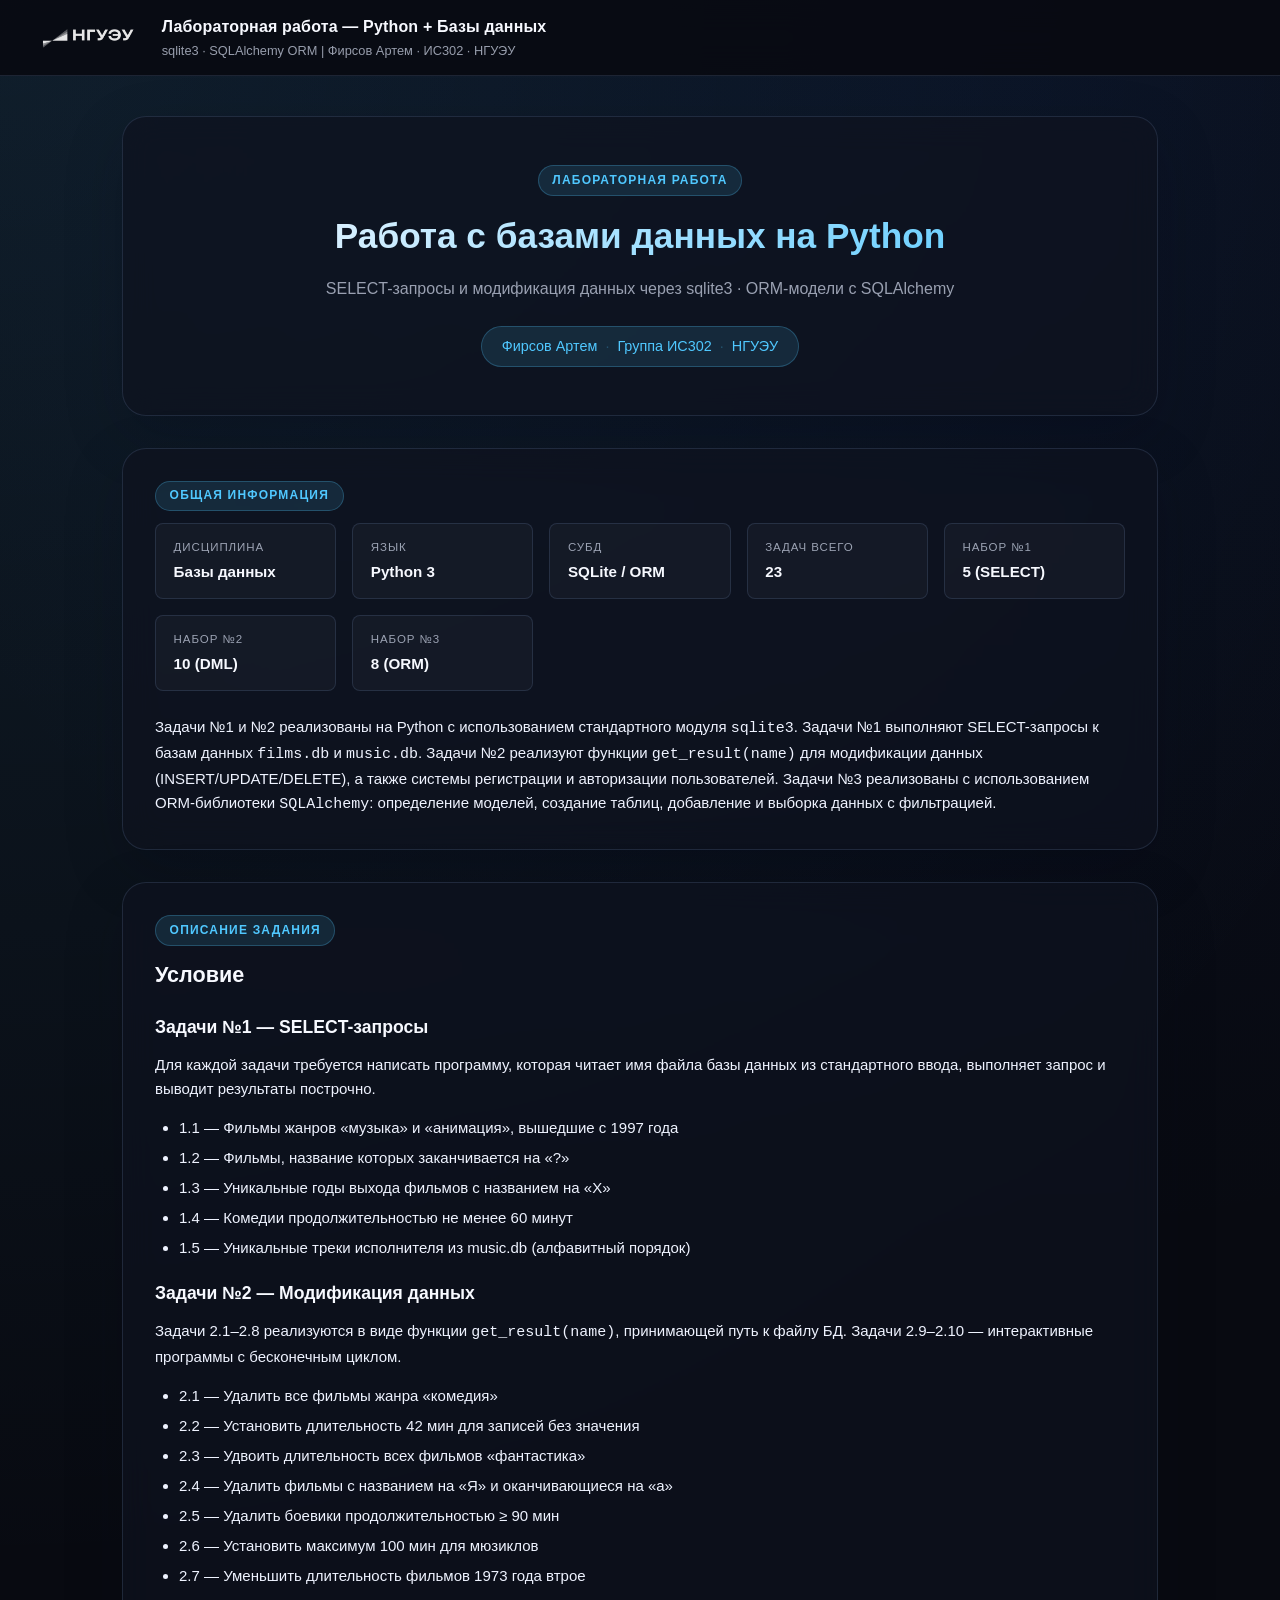
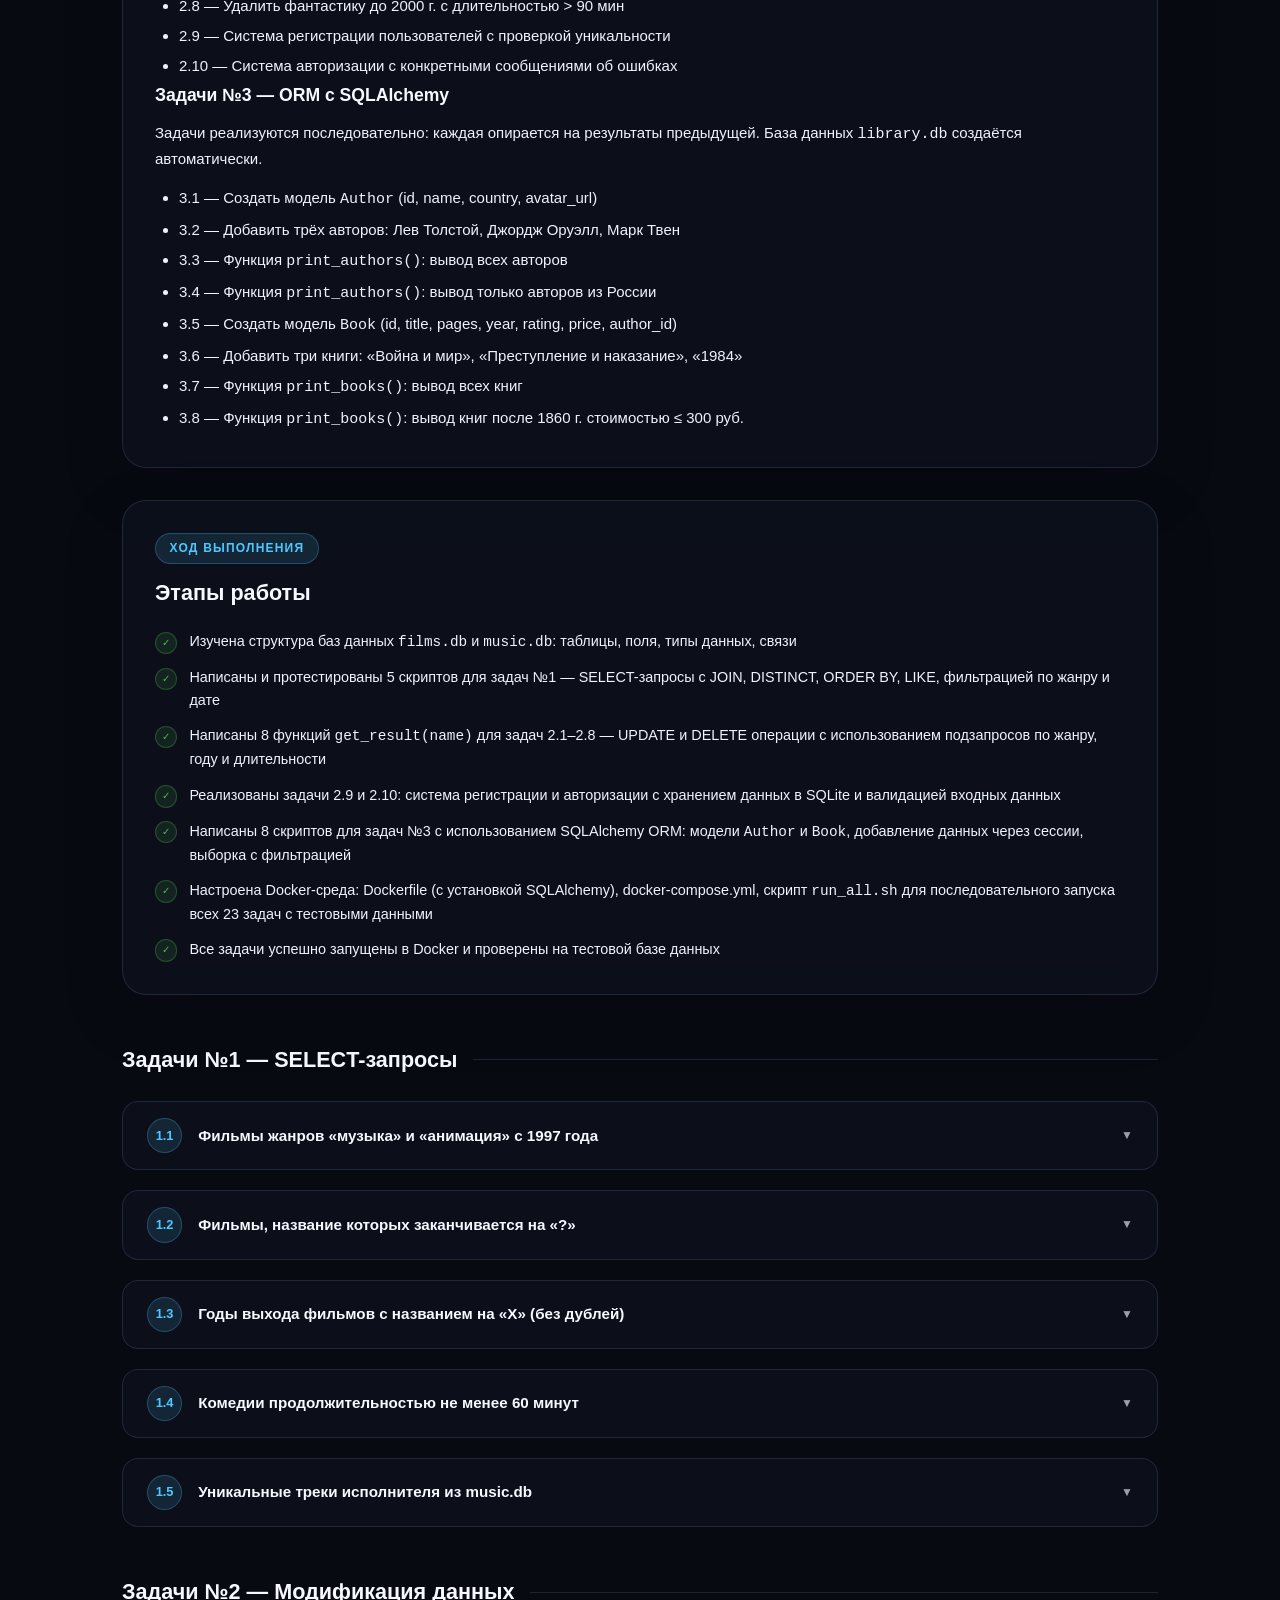
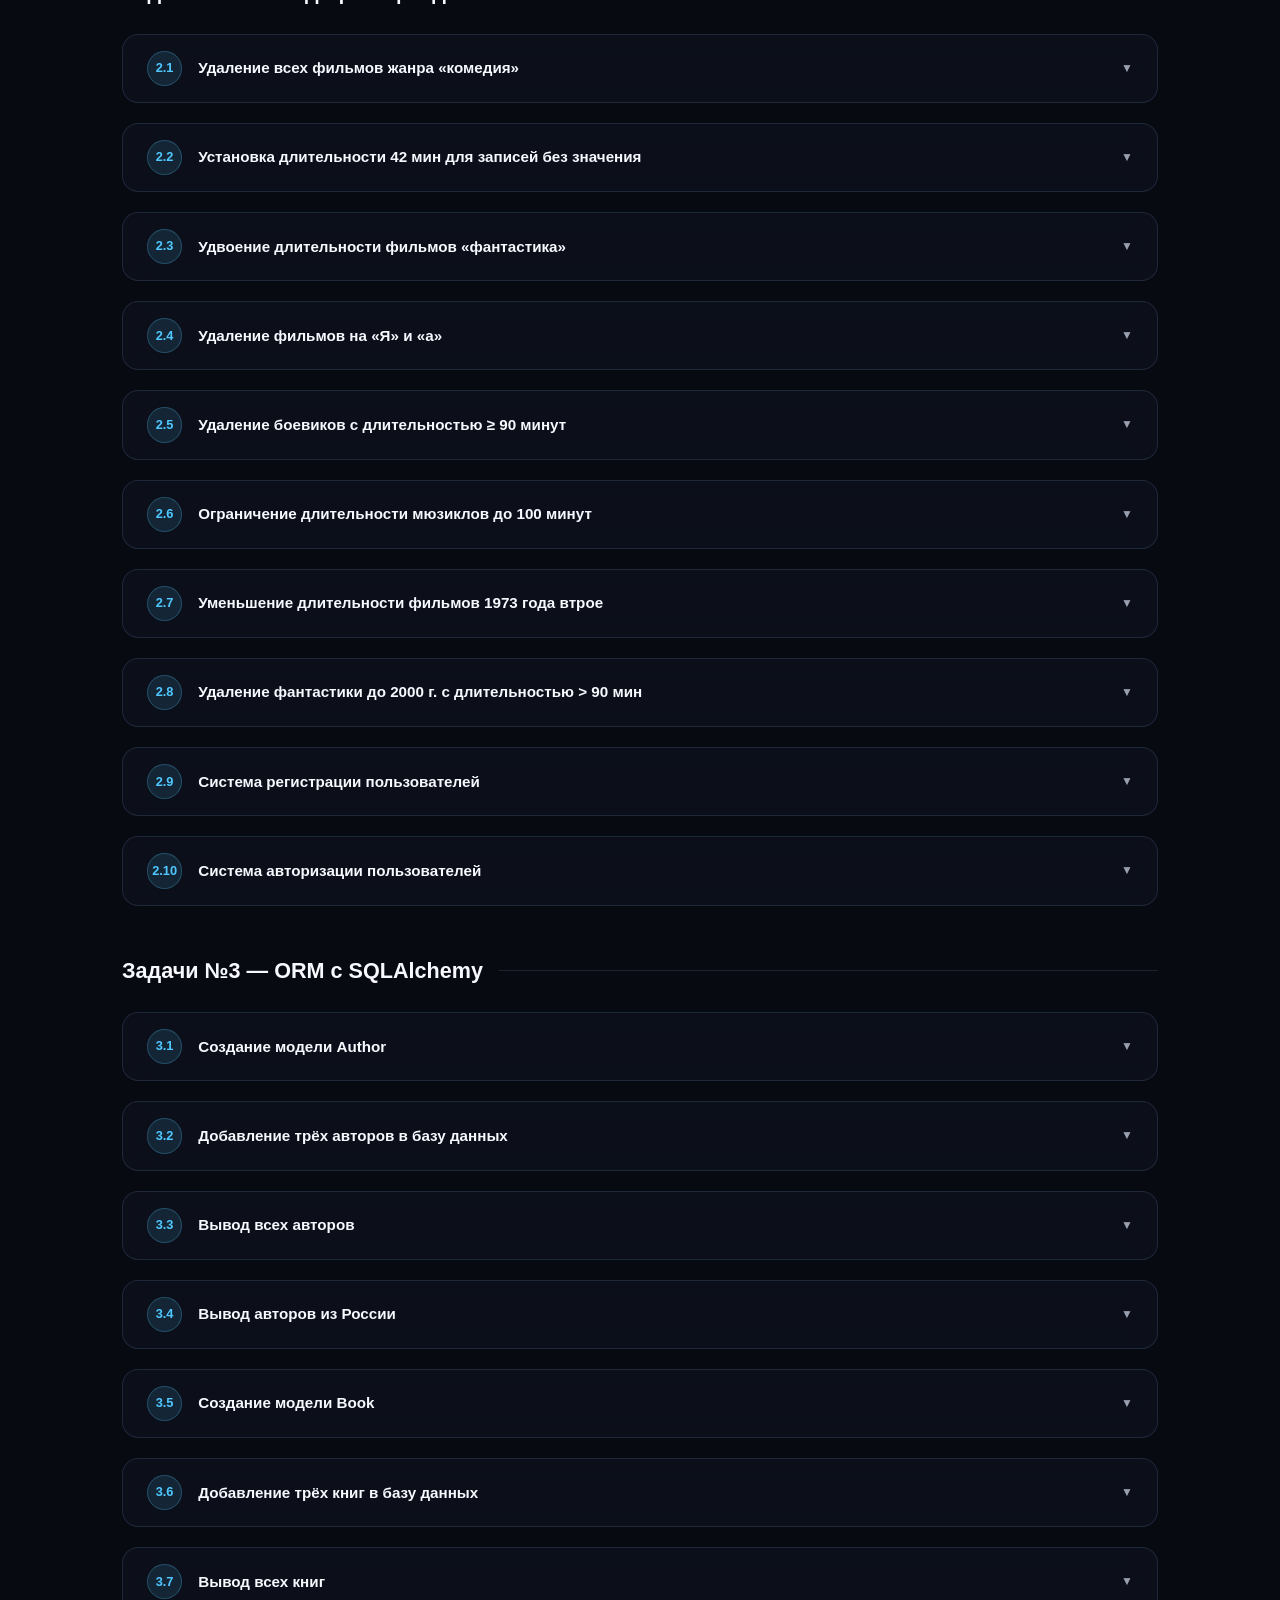
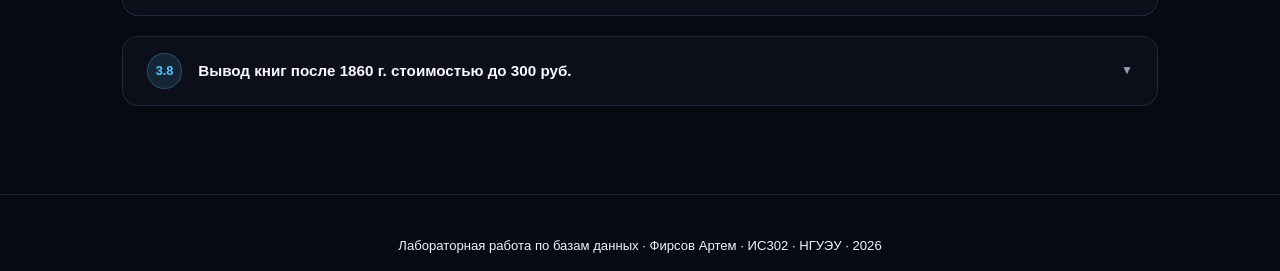
<file: docs/index.html>
<!DOCTYPE html>
<html lang="ru">
<head>
  <meta charset="UTF-8" />
  <meta name="viewport" content="width=device-width, initial-scale=1.0" />
  <title>Лабораторная работа — Python + Базы данных | Фирсов Артем</title>
  <link rel="stylesheet" href="./style.css" />
</head>
<body>

<!-- ==================== ШАПКА ==================== -->
<header class="site-header">
  <img src="./logo.png" alt="Логотип" class="logo" />
  <div>
    <div class="header-title">Лабораторная работа — Python + Базы данных</div>
    <div class="header-sub">sqlite3 · SQLAlchemy ORM | Фирсов Артем · ИС302 · НГУЭУ</div>
  </div>
</header>

<main class="container">

  <!-- ==================== HERO ==================== -->
  <div class="hero card">
    <span class="section-kicker">Лабораторная работа</span>
    <h1>Работа с базами данных на Python</h1>
    <p class="hero-sub">SELECT-запросы и модификация данных через sqlite3 · ORM-модели с SQLAlchemy</p>
    <div class="author-chip">
      Фирсов Артем
      <span class="sep">·</span>
      Группа ИС302
      <span class="sep">·</span>
      НГУЭУ
    </div>
  </div>

  <!-- ==================== ИНФОРМАЦИЯ ==================== -->
  <div class="card">
    <span class="section-kicker">Общая информация</span>
    <div class="info-grid">
      <div class="info-cell">
        <div class="label">Дисциплина</div>
        <div class="value">Базы данных</div>
      </div>
      <div class="info-cell">
        <div class="label">Язык</div>
        <div class="value">Python 3</div>
      </div>
      <div class="info-cell">
        <div class="label">СУБД</div>
        <div class="value">SQLite / ORM</div>
      </div>
      <div class="info-cell">
        <div class="label">Задач всего</div>
        <div class="value">23</div>
      </div>
      <div class="info-cell">
        <div class="label">Набор №1</div>
        <div class="value">5 (SELECT)</div>
      </div>
      <div class="info-cell">
        <div class="label">Набор №2</div>
        <div class="value">10 (DML)</div>
      </div>
      <div class="info-cell">
        <div class="label">Набор №3</div>
        <div class="value">8 (ORM)</div>
      </div>
    </div>
    <p>Задачи №1 и №2 реализованы на Python с использованием стандартного модуля <code>sqlite3</code>.
    Задачи №1 выполняют SELECT-запросы к базам данных <code>films.db</code> и <code>music.db</code>.
    Задачи №2 реализуют функции <code>get_result(name)</code> для модификации данных (INSERT/UPDATE/DELETE),
    а также системы регистрации и авторизации пользователей.
    Задачи №3 реализованы с использованием ORM-библиотеки <code>SQLAlchemy</code>: определение моделей, создание таблиц, добавление и выборка данных с фильтрацией.</p>
  </div>

  <!-- ==================== ОПИСАНИЕ ЗАДАНИЯ ==================== -->
  <div class="card">
    <span class="section-kicker">Описание задания</span>
    <h2>Условие</h2>

    <h3>Задачи №1 — SELECT-запросы</h3>
    <p>Для каждой задачи требуется написать программу, которая читает имя файла базы данных из стандартного ввода, выполняет запрос и выводит результаты построчно.</p>
    <ul style="color:var(--text);padding-left:1.5rem;margin-bottom:1rem;line-height:2">
      <li>1.1 — Фильмы жанров «музыка» и «анимация», вышедшие с 1997 года</li>
      <li>1.2 — Фильмы, название которых заканчивается на «?»</li>
      <li>1.3 — Уникальные годы выхода фильмов с названием на «Х»</li>
      <li>1.4 — Комедии продолжительностью не менее 60 минут</li>
      <li>1.5 — Уникальные треки исполнителя из music.db (алфавитный порядок)</li>
    </ul>

    <h3>Задачи №2 — Модификация данных</h3>
    <p>Задачи 2.1–2.8 реализуются в виде функции <code>get_result(name)</code>, принимающей путь к файлу БД. Задачи 2.9–2.10 — интерактивные программы с бесконечным циклом.</p>
    <ul style="color:var(--text);padding-left:1.5rem;margin-bottom:0;line-height:2">
      <li>2.1 — Удалить все фильмы жанра «комедия»</li>
      <li>2.2 — Установить длительность 42 мин для записей без значения</li>
      <li>2.3 — Удвоить длительность всех фильмов «фантастика»</li>
      <li>2.4 — Удалить фильмы с названием на «Я» и оканчивающиеся на «а»</li>
      <li>2.5 — Удалить боевики продолжительностью ≥ 90 мин</li>
      <li>2.6 — Установить максимум 100 мин для мюзиклов</li>
      <li>2.7 — Уменьшить длительность фильмов 1973 года втрое</li>
      <li>2.8 — Удалить фантастику до 2000 г. с длительностью &gt; 90 мин</li>
      <li>2.9 — Система регистрации пользователей с проверкой уникальности</li>
      <li>2.10 — Система авторизации с конкретными сообщениями об ошибках</li>
    </ul>

    <h3>Задачи №3 — ORM с SQLAlchemy</h3>
    <p>Задачи реализуются последовательно: каждая опирается на результаты предыдущей. База данных <code>library.db</code> создаётся автоматически.</p>
    <ul style="color:var(--text);padding-left:1.5rem;margin-bottom:0;line-height:2">
      <li>3.1 — Создать модель <code>Author</code> (id, name, country, avatar_url)</li>
      <li>3.2 — Добавить трёх авторов: Лев Толстой, Джордж Оруэлл, Марк Твен</li>
      <li>3.3 — Функция <code>print_authors()</code>: вывод всех авторов</li>
      <li>3.4 — Функция <code>print_authors()</code>: вывод только авторов из России</li>
      <li>3.5 — Создать модель <code>Book</code> (id, title, pages, year, rating, price, author_id)</li>
      <li>3.6 — Добавить три книги: «Война и мир», «Преступление и наказание», «1984»</li>
      <li>3.7 — Функция <code>print_books()</code>: вывод всех книг</li>
      <li>3.8 — Функция <code>print_books()</code>: вывод книг после 1860 г. стоимостью ≤ 300 руб.</li>
    </ul>
  </div>

  <!-- ==================== ХОД ВЫПОЛНЕНИЯ ==================== -->
  <div class="card">
    <span class="section-kicker">Ход выполнения</span>
    <h2>Этапы работы</h2>
    <ul class="progress-list">
      <li>
        <span class="check">✓</span>
        <span>Изучена структура баз данных <code>films.db</code> и <code>music.db</code>: таблицы, поля, типы данных, связи</span>
      </li>
      <li>
        <span class="check">✓</span>
        <span>Написаны и протестированы 5 скриптов для задач №1 — SELECT-запросы с JOIN, DISTINCT, ORDER BY, LIKE, фильтрацией по жанру и дате</span>
      </li>
      <li>
        <span class="check">✓</span>
        <span>Написаны 8 функций <code>get_result(name)</code> для задач 2.1–2.8 — UPDATE и DELETE операции с использованием подзапросов по жанру, году и длительности</span>
      </li>
      <li>
        <span class="check">✓</span>
        <span>Реализованы задачи 2.9 и 2.10: система регистрации и авторизации с хранением данных в SQLite и валидацией входных данных</span>
      </li>
      <li>
        <span class="check">✓</span>
        <span>Написаны 8 скриптов для задач №3 с использованием SQLAlchemy ORM: модели <code>Author</code> и <code>Book</code>, добавление данных через сессии, выборка с фильтрацией</span>
      </li>
      <li>
        <span class="check">✓</span>
        <span>Настроена Docker-среда: Dockerfile (с установкой SQLAlchemy), docker-compose.yml, скрипт <code>run_all.sh</code> для последовательного запуска всех 23 задач с тестовыми данными</span>
      </li>
      <li>
        <span class="check">✓</span>
        <span>Все задачи успешно запущены в Docker и проверены на тестовой базе данных</span>
      </li>
    </ul>
  </div>

  <!-- ==================== ЗАДАЧИ №1 ==================== -->
  <div class="section-title">
    <h2>Задачи №1 — SELECT-запросы</h2>
    <div class="line"></div>
  </div>

  <div class="tasks-grid">

    <!-- Task 1.1 -->
    <div class="task-card" id="t1-1">
      <div class="task-header" onclick="toggleTask('t1-1')">
        <div class="task-num">1.1</div>
        <div class="task-title">Фильмы жанров «музыка» и «анимация» с 1997 года</div>
        <div class="task-toggle">▼</div>
      </div>
      <div class="task-body" id="body-t1-1">
        <div class="tabs">
          <button class="tab-btn active" onclick="switchTab('t1-1','desc')">Описание</button>
          <button class="tab-btn" onclick="switchTab('t1-1','code')">Код решения</button>
          <button class="tab-btn" onclick="switchTab('t1-1','sql')">SQL-запрос</button>
          <button class="tab-btn" onclick="switchTab('t1-1','out')">Результат</button>
        </div>
        <div class="tab-panel active" id="t1-1-desc">
          <p class="task-desc">Написать программу, которая читает имя файла базы данных из стандартного ввода. Программа выполняет запрос к базе и выводит названия фильмов жанров <strong>«музыка»</strong> и <strong>«анимация»</strong>, вышедших <strong>не ранее 1997 года</strong>. Каждое название — на отдельной строке.</p>
        </div>
        <div class="tab-panel" id="t1-1-code">
<pre>import sqlite3

db_name = input()
conn = sqlite3.connect(db_name)
cur = conn.cursor()
cur.execute("""
    SELECT m.title
    FROM movies m
    JOIN genres g ON m.genre_id = g.id
    WHERE g.name IN ('музыка', 'анимация') AND m.year >= 1997
""")
for (title,) in cur.fetchall():
    print(title)
conn.close()</pre>
        </div>
        <div class="tab-panel" id="t1-1-sql">
<pre>SELECT m.title
FROM movies m
JOIN genres g ON m.genre_id = g.id
WHERE g.name IN ('музыка', 'анимация')
  AND m.year >= 1997</pre>
        </div>
        <div class="tab-panel" id="t1-1-out">
          <div class="output-block">(нет вывода)</div>
          <p class="output-note">В тестовой базе данных жанры «музыка» и «анимация» отсутствуют. Программа корректна — запрос работает с любой БД, содержащей указанные жанры.</p>
        </div>
      </div>
    </div>

    <!-- Task 1.2 -->
    <div class="task-card" id="t1-2">
      <div class="task-header" onclick="toggleTask('t1-2')">
        <div class="task-num">1.2</div>
        <div class="task-title">Фильмы, название которых заканчивается на «?»</div>
        <div class="task-toggle">▼</div>
      </div>
      <div class="task-body" id="body-t1-2">
        <div class="tabs">
          <button class="tab-btn active" onclick="switchTab('t1-2','desc')">Описание</button>
          <button class="tab-btn" onclick="switchTab('t1-2','code')">Код решения</button>
          <button class="tab-btn" onclick="switchTab('t1-2','sql')">SQL-запрос</button>
          <button class="tab-btn" onclick="switchTab('t1-2','out')">Результат</button>
        </div>
        <div class="tab-panel active" id="t1-2-desc">
          <p class="task-desc">Написать программу, которая читает имя файла базы данных из стандартного ввода. Программа выполняет запрос и выводит названия всех фильмов, <strong>оканчивающихся на знак вопроса</strong>. Каждое название — на отдельной строке.</p>
        </div>
        <div class="tab-panel" id="t1-2-code">
<pre>import sqlite3

db_name = input()
conn = sqlite3.connect(db_name)
cur = conn.cursor()
cur.execute("SELECT title FROM movies WHERE title LIKE '%?'")
for (title,) in cur.fetchall():
    print(title)
conn.close()</pre>
        </div>
        <div class="tab-panel" id="t1-2-sql">
<pre>SELECT title
FROM movies
WHERE title LIKE '%?'</pre>
        </div>
        <div class="tab-panel" id="t1-2-out">
          <div class="output-block">Почему он?
Сколько у тебя?</div>
        </div>
      </div>
    </div>

    <!-- Task 1.3 -->
    <div class="task-card" id="t1-3">
      <div class="task-header" onclick="toggleTask('t1-3')">
        <div class="task-num">1.3</div>
        <div class="task-title">Годы выхода фильмов с названием на «Х» (без дублей)</div>
        <div class="task-toggle">▼</div>
      </div>
      <div class="task-body" id="body-t1-3">
        <div class="tabs">
          <button class="tab-btn active" onclick="switchTab('t1-3','desc')">Описание</button>
          <button class="tab-btn" onclick="switchTab('t1-3','code')">Код решения</button>
          <button class="tab-btn" onclick="switchTab('t1-3','sql')">SQL-запрос</button>
          <button class="tab-btn" onclick="switchTab('t1-3','out')">Результат</button>
        </div>
        <div class="tab-panel active" id="t1-3-desc">
          <p class="task-desc">Написать программу, которая читает имя файла базы данных из стандартного ввода. Программа выполняет запрос и выводит список <strong>уникальных годов</strong>, в которых были выпущены фильмы, чьё название начинается с буквы <strong>«Х»</strong>. Каждый год — на отдельной строке.</p>
        </div>
        <div class="tab-panel" id="t1-3-code">
<pre>import sqlite3

db_name = input()
conn = sqlite3.connect(db_name)
cur = conn.cursor()
cur.execute(
    "SELECT DISTINCT year FROM movies WHERE title LIKE 'Х%' ORDER BY year"
)
for (year,) in cur.fetchall():
    print(year)
conn.close()</pre>
        </div>
        <div class="tab-panel" id="t1-3-sql">
<pre>SELECT DISTINCT year
FROM movies
WHERE title LIKE 'Х%'
ORDER BY year</pre>
        </div>
        <div class="tab-panel" id="t1-3-out">
          <div class="output-block">1966
1987
1995
2003
2004
2005
2006
2007
2008
2009
2010
2011
2012
2013
2014
2015
2016
2017
2018
2019
2020
2022
2023</div>
        </div>
      </div>
    </div>

    <!-- Task 1.4 -->
    <div class="task-card" id="t1-4">
      <div class="task-header" onclick="toggleTask('t1-4')">
        <div class="task-num">1.4</div>
        <div class="task-title">Комедии продолжительностью не менее 60 минут</div>
        <div class="task-toggle">▼</div>
      </div>
      <div class="task-body" id="body-t1-4">
        <div class="tabs">
          <button class="tab-btn active" onclick="switchTab('t1-4','desc')">Описание</button>
          <button class="tab-btn" onclick="switchTab('t1-4','code')">Код решения</button>
          <button class="tab-btn" onclick="switchTab('t1-4','sql')">SQL-запрос</button>
          <button class="tab-btn" onclick="switchTab('t1-4','out')">Результат</button>
        </div>
        <div class="tab-panel active" id="t1-4-desc">
          <p class="task-desc">Написать программу, которая читает имя файла базы данных из стандартного ввода. Программа выполняет запрос и выводит названия всех фильмов жанра <strong>«комедия»</strong> с продолжительностью <strong>не менее 60 минут</strong>. Каждое название — на отдельной строке.</p>
        </div>
        <div class="tab-panel" id="t1-4-code">
<pre>import sqlite3

db_name = input()
conn = sqlite3.connect(db_name)
cur = conn.cursor()
cur.execute("""
    SELECT m.title
    FROM movies m
    JOIN genres g ON m.genre_id = g.id
    WHERE g.name = 'комедия' AND m.duration >= 60
""")
for (title,) in cur.fetchall():
    print(title)
conn.close()</pre>
        </div>
        <div class="tab-panel" id="t1-4-sql">
<pre>SELECT m.title
FROM movies m
JOIN genres g ON m.genre_id = g.id
WHERE g.name = 'комедия'
  AND m.duration >= 60</pre>
        </div>
        <div class="tab-panel" id="t1-4-out">
          <div class="output-block">Один дома
Иван Васильевич меняет профессию
Операция «Ы» и другие приключения Шурика
Джентльмены удачи
Бриллиантовая рука
Кавказская пленница, или Новые приключения Шурика
Холоп
Один дома 2: Затерянный в Нью-Йорке
Круэлла
Батя
... (всего 100+ записей)</div>
        </div>
      </div>
    </div>

    <!-- Task 1.5 -->
    <div class="task-card" id="t1-5">
      <div class="task-header" onclick="toggleTask('t1-5')">
        <div class="task-num">1.5</div>
        <div class="task-title">Уникальные треки исполнителя из music.db</div>
        <div class="task-toggle">▼</div>
      </div>
      <div class="task-body" id="body-t1-5">
        <div class="tabs">
          <button class="tab-btn active" onclick="switchTab('t1-5','desc')">Описание</button>
          <button class="tab-btn" onclick="switchTab('t1-5','code')">Код решения</button>
          <button class="tab-btn" onclick="switchTab('t1-5','sql')">SQL-запрос</button>
          <button class="tab-btn" onclick="switchTab('t1-5','out')">Результат</button>
        </div>
        <div class="tab-panel active" id="t1-5-desc">
          <p class="task-desc">Написать программу, которая читает путь к базе данных и имя исполнителя из стандартного ввода. Программа выводит все <strong>уникальные названия треков</strong> данного исполнителя в <strong>алфавитном порядке</strong>. Каждый трек — на отдельной строке. Используется база данных <code>music.db</code> со связанными таблицами <code>Artist</code> → <code>Album</code> → <code>Track</code>.</p>
        </div>
        <div class="tab-panel" id="t1-5-code">
<pre>import sqlite3

db_name = input()
artist_name = input()
conn = sqlite3.connect(db_name)
cur = conn.cursor()
cur.execute("""
    SELECT DISTINCT t.Name
    FROM Track t
    JOIN Album al ON t.AlbumId = al.AlbumId
    JOIN Artist ar ON al.ArtistId = ar.ArtistId
    WHERE ar.Name = ?
    ORDER BY t.Name
""", (artist_name,))
for (name,) in cur.fetchall():
    print(name)
conn.close()</pre>
        </div>
        <div class="tab-panel" id="t1-5-sql">
<pre>SELECT DISTINCT t.Name
FROM Track t
JOIN Album al ON t.AlbumId = al.AlbumId
JOIN Artist ar ON al.ArtistId = ar.ArtistId
WHERE ar.Name = ?
ORDER BY t.Name</pre>
        </div>
        <div class="tab-panel" id="t1-5-out">
          <div class="output-block">-- Ввод: Led Zeppelin --
Achilles Last Stand
All My Love
Babe I'm Gonna Leave You
Black Country Woman
Black Dog
Black Mountain Side
Bonzo's Montreux
Boogie With Stu
Bring It On Home
Bron-Y-Aur Stomp
... (всего 114 треков)</div>
        </div>
      </div>
    </div>

  </div><!-- /tasks-grid -->

  <!-- ==================== ЗАДАЧИ №2 ==================== -->
  <div class="section-title">
    <h2>Задачи №2 — Модификация данных</h2>
    <div class="line"></div>
  </div>

  <div class="tasks-grid">

    <!-- Task 2.1 -->
    <div class="task-card" id="t2-1">
      <div class="task-header" onclick="toggleTask('t2-1')">
        <div class="task-num">2.1</div>
        <div class="task-title">Удаление всех фильмов жанра «комедия»</div>
        <div class="task-toggle">▼</div>
      </div>
      <div class="task-body" id="body-t2-1">
        <div class="tabs">
          <button class="tab-btn active" onclick="switchTab('t2-1','desc')">Описание</button>
          <button class="tab-btn" onclick="switchTab('t2-1','code')">Код решения</button>
          <button class="tab-btn" onclick="switchTab('t2-1','sql')">SQL-запрос</button>
          <button class="tab-btn" onclick="switchTab('t2-1','out')">Результат</button>
        </div>
        <div class="tab-panel active" id="t2-1-desc">
          <p class="task-desc">Написать функцию <code>get_result(name)</code>, принимающую путь к файлу базы данных. Функция удаляет все записи из таблицы <code>movies</code>, жанр которых — <strong>«комедия»</strong>.</p>
        </div>
        <div class="tab-panel" id="t2-1-code">
<pre>import sqlite3


def get_result(name):
    conn = sqlite3.connect(name)
    cur = conn.cursor()
    cur.execute(
        "DELETE FROM movies "
        "WHERE genre_id = (SELECT id FROM genres WHERE name = 'комедия')"
    )
    conn.commit()
    conn.close()


if __name__ == '__main__':
    name = input()
    get_result(name)</pre>
        </div>
        <div class="tab-panel" id="t2-1-sql">
<pre>DELETE FROM movies
WHERE genre_id = (
    SELECT id FROM genres WHERE name = 'комедия'
)</pre>
        </div>
        <div class="tab-panel" id="t2-1-out">
          <div class="output-block">До операции:  197 фильмов жанра «комедия»
После операции: 0 фильмов жанра «комедия»</div>
        </div>
      </div>
    </div>

    <!-- Task 2.2 -->
    <div class="task-card" id="t2-2">
      <div class="task-header" onclick="toggleTask('t2-2')">
        <div class="task-num">2.2</div>
        <div class="task-title">Установка длительности 42 мин для записей без значения</div>
        <div class="task-toggle">▼</div>
      </div>
      <div class="task-body" id="body-t2-2">
        <div class="tabs">
          <button class="tab-btn active" onclick="switchTab('t2-2','desc')">Описание</button>
          <button class="tab-btn" onclick="switchTab('t2-2','code')">Код решения</button>
          <button class="tab-btn" onclick="switchTab('t2-2','sql')">SQL-запрос</button>
          <button class="tab-btn" onclick="switchTab('t2-2','out')">Результат</button>
        </div>
        <div class="tab-panel active" id="t2-2-desc">
          <p class="task-desc">Написать функцию <code>get_result(name)</code>, которая устанавливает значение длительности <strong>42 минуты</strong> для всех фильмов, у которых поле <code>duration</code> равно <code>NULL</code>.</p>
        </div>
        <div class="tab-panel" id="t2-2-code">
<pre>import sqlite3


def get_result(name):
    conn = sqlite3.connect(name)
    cur = conn.cursor()
    cur.execute("UPDATE movies SET duration = 42 WHERE duration IS NULL")
    conn.commit()
    conn.close()


if __name__ == '__main__':
    name = input()
    get_result(name)</pre>
        </div>
        <div class="tab-panel" id="t2-2-sql">
<pre>UPDATE movies
SET duration = 42
WHERE duration IS NULL</pre>
        </div>
        <div class="tab-panel" id="t2-2-out">
          <div class="output-block">До операции:  305 фильмов с duration = NULL
После операции: 0 фильмов с duration = NULL</div>
        </div>
      </div>
    </div>

    <!-- Task 2.3 -->
    <div class="task-card" id="t2-3">
      <div class="task-header" onclick="toggleTask('t2-3')">
        <div class="task-num">2.3</div>
        <div class="task-title">Удвоение длительности фильмов «фантастика»</div>
        <div class="task-toggle">▼</div>
      </div>
      <div class="task-body" id="body-t2-3">
        <div class="tabs">
          <button class="tab-btn active" onclick="switchTab('t2-3','desc')">Описание</button>
          <button class="tab-btn" onclick="switchTab('t2-3','code')">Код решения</button>
          <button class="tab-btn" onclick="switchTab('t2-3','sql')">SQL-запрос</button>
          <button class="tab-btn" onclick="switchTab('t2-3','out')">Результат</button>
        </div>
        <div class="tab-panel active" id="t2-3-desc">
          <p class="task-desc">Написать функцию <code>get_result(name)</code>, которая <strong>удваивает</strong> значение поля <code>duration</code> для всех фильмов жанра <strong>«фантастика»</strong>.</p>
        </div>
        <div class="tab-panel" id="t2-3-code">
<pre>import sqlite3


def get_result(name):
    conn = sqlite3.connect(name)
    cur = conn.cursor()
    cur.execute(
        "UPDATE movies SET duration = duration * 2 "
        "WHERE genre_id = (SELECT id FROM genres WHERE name = 'фантастика')"
    )
    conn.commit()
    conn.close()


if __name__ == '__main__':
    name = input()
    get_result(name)</pre>
        </div>
        <div class="tab-panel" id="t2-3-sql">
<pre>UPDATE movies
SET duration = duration * 2
WHERE genre_id = (
    SELECT id FROM genres WHERE name = 'фантастика'
)</pre>
        </div>
        <div class="tab-panel" id="t2-3-out">
          <div class="output-block">Средняя длительность фантастики до:  123.0 мин
Средняя длительность фантастики после: 246.1 мин</div>
        </div>
      </div>
    </div>

    <!-- Task 2.4 -->
    <div class="task-card" id="t2-4">
      <div class="task-header" onclick="toggleTask('t2-4')">
        <div class="task-num">2.4</div>
        <div class="task-title">Удаление фильмов на «Я» и «а»</div>
        <div class="task-toggle">▼</div>
      </div>
      <div class="task-body" id="body-t2-4">
        <div class="tabs">
          <button class="tab-btn active" onclick="switchTab('t2-4','desc')">Описание</button>
          <button class="tab-btn" onclick="switchTab('t2-4','code')">Код решения</button>
          <button class="tab-btn" onclick="switchTab('t2-4','sql')">SQL-запрос</button>
          <button class="tab-btn" onclick="switchTab('t2-4','out')">Результат</button>
        </div>
        <div class="tab-panel active" id="t2-4-desc">
          <p class="task-desc">Написать функцию <code>get_result(name)</code>, которая удаляет все фильмы, чьё название <strong>начинается на «Я»</strong> и <strong>оканчивается на «а»</strong>.</p>
        </div>
        <div class="tab-panel" id="t2-4-code">
<pre>import sqlite3


def get_result(name):
    conn = sqlite3.connect(name)
    cur = conn.cursor()
    cur.execute("DELETE FROM movies WHERE title LIKE 'Я%а'")
    conn.commit()
    conn.close()


if __name__ == '__main__':
    name = input()
    get_result(name)</pre>
        </div>
        <div class="tab-panel" id="t2-4-sql">
<pre>DELETE FROM movies
WHERE title LIKE 'Я%а'</pre>
        </div>
        <div class="tab-panel" id="t2-4-out">
          <div class="output-block">До операции:  1 фильм подходит под шаблон 'Я%а'
После операции: 0 фильмов</div>
        </div>
      </div>
    </div>

    <!-- Task 2.5 -->
    <div class="task-card" id="t2-5">
      <div class="task-header" onclick="toggleTask('t2-5')">
        <div class="task-num">2.5</div>
        <div class="task-title">Удаление боевиков с длительностью ≥ 90 минут</div>
        <div class="task-toggle">▼</div>
      </div>
      <div class="task-body" id="body-t2-5">
        <div class="tabs">
          <button class="tab-btn active" onclick="switchTab('t2-5','desc')">Описание</button>
          <button class="tab-btn" onclick="switchTab('t2-5','code')">Код решения</button>
          <button class="tab-btn" onclick="switchTab('t2-5','sql')">SQL-запрос</button>
          <button class="tab-btn" onclick="switchTab('t2-5','out')">Результат</button>
        </div>
        <div class="tab-panel active" id="t2-5-desc">
          <p class="task-desc">Написать функцию <code>get_result(name)</code>, которая удаляет все фильмы жанра <strong>«боевик»</strong> с длительностью <strong>90 минут и более</strong>.</p>
        </div>
        <div class="tab-panel" id="t2-5-code">
<pre>import sqlite3


def get_result(name):
    conn = sqlite3.connect(name)
    cur = conn.cursor()
    cur.execute(
        "DELETE FROM movies "
        "WHERE genre_id = (SELECT id FROM genres WHERE name = 'боевик') "
        "AND duration >= 90"
    )
    conn.commit()
    conn.close()


if __name__ == '__main__':
    name = input()
    get_result(name)</pre>
        </div>
        <div class="tab-panel" id="t2-5-sql">
<pre>DELETE FROM movies
WHERE genre_id = (
    SELECT id FROM genres WHERE name = 'боевик'
)
AND duration >= 90</pre>
        </div>
        <div class="tab-panel" id="t2-5-out">
          <div class="output-block">До операции:  210 боевиков с duration >= 90
После операции: 0 таких записей</div>
        </div>
      </div>
    </div>

    <!-- Task 2.6 -->
    <div class="task-card" id="t2-6">
      <div class="task-header" onclick="toggleTask('t2-6')">
        <div class="task-num">2.6</div>
        <div class="task-title">Ограничение длительности мюзиклов до 100 минут</div>
        <div class="task-toggle">▼</div>
      </div>
      <div class="task-body" id="body-t2-6">
        <div class="tabs">
          <button class="tab-btn active" onclick="switchTab('t2-6','desc')">Описание</button>
          <button class="tab-btn" onclick="switchTab('t2-6','code')">Код решения</button>
          <button class="tab-btn" onclick="switchTab('t2-6','sql')">SQL-запрос</button>
          <button class="tab-btn" onclick="switchTab('t2-6','out')">Результат</button>
        </div>
        <div class="tab-panel active" id="t2-6-desc">
          <p class="task-desc">Написать функцию <code>get_result(name)</code>, которая устанавливает длительность ровно <strong>100 минут</strong> для всех мюзиклов, у которых длительность <strong>превышает 100 минут</strong>.</p>
        </div>
        <div class="tab-panel" id="t2-6-code">
<pre>import sqlite3


def get_result(name):
    conn = sqlite3.connect(name)
    cur = conn.cursor()
    cur.execute(
        "UPDATE movies SET duration = 100 "
        "WHERE genre_id = (SELECT id FROM genres WHERE name = 'мюзикл') "
        "AND duration > 100"
    )
    conn.commit()
    conn.close()


if __name__ == '__main__':
    name = input()
    get_result(name)</pre>
        </div>
        <div class="tab-panel" id="t2-6-sql">
<pre>UPDATE movies
SET duration = 100
WHERE genre_id = (
    SELECT id FROM genres WHERE name = 'мюзикл'
)
AND duration > 100</pre>
        </div>
        <div class="tab-panel" id="t2-6-out">
          <div class="output-block">До операции:  10 мюзиклов с duration > 100
После операции: 0 мюзиклов с duration > 100</div>
        </div>
      </div>
    </div>

    <!-- Task 2.7 -->
    <div class="task-card" id="t2-7">
      <div class="task-header" onclick="toggleTask('t2-7')">
        <div class="task-num">2.7</div>
        <div class="task-title">Уменьшение длительности фильмов 1973 года втрое</div>
        <div class="task-toggle">▼</div>
      </div>
      <div class="task-body" id="body-t2-7">
        <div class="tabs">
          <button class="tab-btn active" onclick="switchTab('t2-7','desc')">Описание</button>
          <button class="tab-btn" onclick="switchTab('t2-7','code')">Код решения</button>
          <button class="tab-btn" onclick="switchTab('t2-7','sql')">SQL-запрос</button>
          <button class="tab-btn" onclick="switchTab('t2-7','out')">Результат</button>
        </div>
        <div class="tab-panel active" id="t2-7-desc">
          <p class="task-desc">Написать функцию <code>get_result(name)</code>, которая уменьшает длительность всех фильмов <strong>1973 года</strong> в <strong>три раза</strong> (целочисленное деление).</p>
        </div>
        <div class="tab-panel" id="t2-7-code">
<pre>import sqlite3


def get_result(name):
    conn = sqlite3.connect(name)
    cur = conn.cursor()
    cur.execute("UPDATE movies SET duration = duration / 3 WHERE year = 1973")
    conn.commit()
    conn.close()


if __name__ == '__main__':
    name = input()
    get_result(name)</pre>
        </div>
        <div class="tab-panel" id="t2-7-sql">
<pre>UPDATE movies
SET duration = duration / 3
WHERE year = 1973</pre>
        </div>
        <div class="tab-panel" id="t2-7-out">
          <div class="output-block">Средняя длительность фильмов 1973 года до:  77.6 мин
Средняя длительность фильмов 1973 года после: 25.6 мин</div>
        </div>
      </div>
    </div>

    <!-- Task 2.8 -->
    <div class="task-card" id="t2-8">
      <div class="task-header" onclick="toggleTask('t2-8')">
        <div class="task-num">2.8</div>
        <div class="task-title">Удаление фантастики до 2000 г. с длительностью &gt; 90 мин</div>
        <div class="task-toggle">▼</div>
      </div>
      <div class="task-body" id="body-t2-8">
        <div class="tabs">
          <button class="tab-btn active" onclick="switchTab('t2-8','desc')">Описание</button>
          <button class="tab-btn" onclick="switchTab('t2-8','code')">Код решения</button>
          <button class="tab-btn" onclick="switchTab('t2-8','sql')">SQL-запрос</button>
          <button class="tab-btn" onclick="switchTab('t2-8','out')">Результат</button>
        </div>
        <div class="tab-panel active" id="t2-8-desc">
          <p class="task-desc">Написать функцию <code>get_result(name)</code>, которая удаляет все фильмы жанра <strong>«фантастика»</strong>, вышедшие <strong>до 2000 года</strong>, с длительностью <strong>более 90 минут</strong>.</p>
        </div>
        <div class="tab-panel" id="t2-8-code">
<pre>import sqlite3


def get_result(name):
    conn = sqlite3.connect(name)
    cur = conn.cursor()
    cur.execute(
        "DELETE FROM movies "
        "WHERE genre_id = (SELECT id FROM genres WHERE name = 'фантастика') "
        "AND year &lt; 2000 AND duration &gt; 90"
    )
    conn.commit()
    conn.close()


if __name__ == '__main__':
    name = input()
    get_result(name)</pre>
        </div>
        <div class="tab-panel" id="t2-8-sql">
<pre>DELETE FROM movies
WHERE genre_id = (
    SELECT id FROM genres WHERE name = 'фантастика'
)
AND year &lt; 2000
AND duration &gt; 90</pre>
        </div>
        <div class="tab-panel" id="t2-8-out">
          <div class="output-block">До операции:  29 фильмов фантастика, year &lt; 2000, duration &gt; 90
После операции: 0 таких записей</div>
        </div>
      </div>
    </div>

    <!-- Task 2.9 -->
    <div class="task-card" id="t2-9">
      <div class="task-header" onclick="toggleTask('t2-9')">
        <div class="task-num">2.9</div>
        <div class="task-title">Система регистрации пользователей</div>
        <div class="task-toggle">▼</div>
      </div>
      <div class="task-body" id="body-t2-9">
        <div class="tabs">
          <button class="tab-btn active" onclick="switchTab('t2-9','desc')">Описание</button>
          <button class="tab-btn" onclick="switchTab('t2-9','code')">Код решения</button>
          <button class="tab-btn" onclick="switchTab('t2-9','out')">Результат</button>
        </div>
        <div class="tab-panel active" id="t2-9-desc">
          <p class="task-desc">Реализовать систему регистрации пользователей с хранением данных в SQLite (файл <code>users.db</code>). Программа работает в <strong>бесконечном цикле</strong>.</p>
          <ul style="color:var(--text);padding-left:1.5rem;margin-top:0.5rem;line-height:1.9">
            <li>Проверяет уникальность <strong>имени пользователя</strong></li>
            <li>Проверяет уникальность <strong>email</strong></li>
            <li>Требует <strong>подтверждения пароля</strong></li>
            <li>Выводит сообщение об успешной регистрации или конкретную ошибку</li>
          </ul>
        </div>
        <div class="tab-panel" id="t2-9-code">
<pre>import sqlite3
import os

DB_PATH = os.path.join(os.path.dirname(os.path.abspath(__file__)), 'users.db')


def init_db():
    conn = sqlite3.connect(DB_PATH)
    cur = conn.cursor()
    cur.execute("""
        CREATE TABLE IF NOT EXISTS users (
            id INTEGER PRIMARY KEY AUTOINCREMENT,
            username TEXT UNIQUE NOT NULL,
            email TEXT UNIQUE NOT NULL,
            password TEXT NOT NULL
        )
    """)
    conn.commit()
    conn.close()


def register():
    init_db()
    while True:
        try:
            username = input('Введите имя пользователя: ')
        except EOFError:
            break

        conn = sqlite3.connect(DB_PATH)
        cur = conn.cursor()
        cur.execute('SELECT id FROM users WHERE username = ?', (username,))
        if cur.fetchone():
            print('Пользователь с таким именем уже существует')
            conn.close()
            continue

        try:
            email = input('Введите email: ')
        except EOFError:
            conn.close()
            break

        cur.execute('SELECT id FROM users WHERE email = ?', (email,))
        if cur.fetchone():
            print('Пользователь с таким email уже существует')
            conn.close()
            continue

        try:
            password = input('Введите пароль: ')
            confirm = input('Подтвердите пароль: ')
        except EOFError:
            conn.close()
            break

        if password != confirm:
            print('Пароли не совпадают')
            conn.close()
            continue

        cur.execute(
            'INSERT INTO users (username, email, password) VALUES (?, ?, ?)',
            (username, email, password)
        )
        conn.commit()
        conn.close()
        print('Регистрация успешна')


if __name__ == '__main__':
    register()</pre>
        </div>
        <div class="tab-panel" id="t2-9-out">
          <div class="output-block">Введите имя пользователя: alice
Введите email: alice@example.com
Введите пароль: qwerty123
Подтвердите пароль: qwerty123
Регистрация успешна

Введите имя пользователя: bob
Введите email: bob@example.com
Введите пароль: secret
Подтвердите пароль: secret
Регистрация успешна

Введите имя пользователя: alice
Пользователь с таким именем уже существует</div>
        </div>
      </div>
    </div>

    <!-- Task 2.10 -->
    <div class="task-card" id="t2-10">
      <div class="task-header" onclick="toggleTask('t2-10')">
        <div class="task-num">2.10</div>
        <div class="task-title">Система авторизации пользователей</div>
        <div class="task-toggle">▼</div>
      </div>
      <div class="task-body" id="body-t2-10">
        <div class="tabs">
          <button class="tab-btn active" onclick="switchTab('t2-10','desc')">Описание</button>
          <button class="tab-btn" onclick="switchTab('t2-10','code')">Код решения</button>
          <button class="tab-btn" onclick="switchTab('t2-10','out')">Результат</button>
        </div>
        <div class="tab-panel active" id="t2-10-desc">
          <p class="task-desc">Реализовать систему авторизации пользователей. Программа работает в <strong>бесконечном цикле</strong>.</p>
          <ul style="color:var(--text);padding-left:1.5rem;margin-top:0.5rem;line-height:1.9">
            <li>Принимает <strong>имя пользователя</strong> и <strong>пароль</strong></li>
            <li>При отсутствии пользователя: <em>«Пользователь не найден»</em></li>
            <li>При неверном пароле: <em>«Неверный пароль»</em></li>
            <li>При успешном входе: <em>«Вход выполнен»</em></li>
          </ul>
        </div>
        <div class="tab-panel" id="t2-10-code">
<pre>import sqlite3
import os

DB_PATH = os.path.join(os.path.dirname(os.path.abspath(__file__)), 'users.db')


def login():
    while True:
        try:
            username = input('Введите имя пользователя: ')
        except EOFError:
            break

        conn = sqlite3.connect(DB_PATH)
        cur = conn.cursor()
        cur.execute('SELECT password FROM users WHERE username = ?', (username,))
        row = cur.fetchone()
        conn.close()

        if not row:
            print('Пользователь не найден')
            continue

        try:
            password = input('Введите пароль: ')
        except EOFError:
            break

        if password != row[0]:
            print('Неверный пароль')
        else:
            print('Вход выполнен')


if __name__ == '__main__':
    login()</pre>
        </div>
        <div class="tab-panel" id="t2-10-out">
          <div class="output-block">Введите имя пользователя: alice
Введите пароль: qwerty123
Вход выполнен

Введите имя пользователя: bob
Введите пароль: wrong_password
Неверный пароль

Введите имя пользователя: charlie
Пользователь не найден</div>
        </div>
      </div>
    </div>

  </div><!-- /tasks-grid -->

  <!-- ==================== ЗАДАЧИ №3 ==================== -->
  <div class="section-title">
    <h2>Задачи №3 — ORM с SQLAlchemy</h2>
    <div class="line"></div>
  </div>

  <div class="tasks-grid">

    <!-- Task 3.1 -->
    <div class="task-card" id="t3-1">
      <div class="task-header" onclick="toggleTask('t3-1')">
        <div class="task-num">3.1</div>
        <div class="task-title">Создание модели Author</div>
        <div class="task-toggle">▼</div>
      </div>
      <div class="task-body" id="body-t3-1">
        <div class="tabs">
          <button class="tab-btn active" onclick="switchTab('t3-1','desc')">Описание</button>
          <button class="tab-btn" onclick="switchTab('t3-1','code')">Код решения</button>
          <button class="tab-btn" onclick="switchTab('t3-1','out')">Результат</button>
        </div>
        <div class="tab-panel active" id="t3-1-desc">
          <p class="task-desc">Создать модель <code>Author</code>, представляющую таблицу в базе данных. Поля: <strong>id</strong> (первичный ключ), <strong>name</strong> (имя автора), <strong>country</strong> (страна), <strong>avatar_url</strong> (ссылка на изображение). Таблица создаётся автоматически через <code>Base.metadata.create_all()</code>.</p>
        </div>
        <div class="tab-panel" id="t3-1-code">
<pre>import os
from sqlalchemy import create_engine, Column, Integer, String
from sqlalchemy.orm import declarative_base

DB_PATH = os.path.join(os.path.dirname(os.path.abspath(__file__)), 'library.db')

Base = declarative_base()


class Author(Base):
    __tablename__ = 'authors'

    id = Column(Integer, primary_key=True, autoincrement=True)
    name = Column(String, nullable=False)
    country = Column(String, nullable=False)
    avatar_url = Column(String, nullable=True)


engine = create_engine(f'sqlite:///{DB_PATH}')
Base.metadata.create_all(engine)
print("Таблица 'authors' создана.")</pre>
        </div>
        <div class="tab-panel" id="t3-1-out">
          <div class="output-block">Таблица 'authors' создана.</div>
        </div>
      </div>
    </div>

    <!-- Task 3.2 -->
    <div class="task-card" id="t3-2">
      <div class="task-header" onclick="toggleTask('t3-2')">
        <div class="task-num">3.2</div>
        <div class="task-title">Добавление трёх авторов в базу данных</div>
        <div class="task-toggle">▼</div>
      </div>
      <div class="task-body" id="body-t3-2">
        <div class="tabs">
          <button class="tab-btn active" onclick="switchTab('t3-2','desc')">Описание</button>
          <button class="tab-btn" onclick="switchTab('t3-2','code')">Код решения</button>
          <button class="tab-btn" onclick="switchTab('t3-2','out')">Результат</button>
        </div>
        <div class="tab-panel active" id="t3-2-desc">
          <p class="task-desc">Написать код, который добавляет трёх авторов в базу данных через сессию SQLAlchemy:</p>
          <ul style="color:var(--text);padding-left:1.5rem;margin-top:0.5rem;line-height:1.9">
            <li>Лев Толстой — Россия</li>
            <li>Джордж Оруэлл — Великобритания</li>
            <li>Марк Твен — США</li>
          </ul>
        </div>
        <div class="tab-panel" id="t3-2-code">
<pre>import os
from sqlalchemy import create_engine, Column, Integer, String
from sqlalchemy.orm import declarative_base, Session

DB_PATH = os.path.join(os.path.dirname(os.path.abspath(__file__)), 'library.db')

Base = declarative_base()


class Author(Base):
    __tablename__ = 'authors'

    id = Column(Integer, primary_key=True, autoincrement=True)
    name = Column(String, nullable=False)
    country = Column(String, nullable=False)
    avatar_url = Column(String, nullable=True)


engine = create_engine(f'sqlite:///{DB_PATH}')
Base.metadata.create_all(engine)

with Session(engine) as session:
    authors = [
        Author(name='Лев Толстой', country='Россия',
               avatar_url='https://example.com/tolstoy.jpg'),
        Author(name='Джордж Оруэлл', country='Великобритания',
               avatar_url='https://example.com/orwell.jpg'),
        Author(name='Марк Твен', country='США',
               avatar_url='https://example.com/twain.jpg'),
    ]
    session.add_all(authors)
    session.commit()

print("Три автора добавлены в базу данных.")</pre>
        </div>
        <div class="tab-panel" id="t3-2-out">
          <div class="output-block">Три автора добавлены в базу данных.</div>
        </div>
      </div>
    </div>

    <!-- Task 3.3 -->
    <div class="task-card" id="t3-3">
      <div class="task-header" onclick="toggleTask('t3-3')">
        <div class="task-num">3.3</div>
        <div class="task-title">Вывод всех авторов</div>
        <div class="task-toggle">▼</div>
      </div>
      <div class="task-body" id="body-t3-3">
        <div class="tabs">
          <button class="tab-btn active" onclick="switchTab('t3-3','desc')">Описание</button>
          <button class="tab-btn" onclick="switchTab('t3-3','code')">Код решения</button>
          <button class="tab-btn" onclick="switchTab('t3-3','out')">Результат</button>
        </div>
        <div class="tab-panel active" id="t3-3-desc">
          <p class="task-desc">Написать функцию <code>print_authors()</code>, которая запрашивает из базы данных всех авторов и выводит их в формате:<br><code>Имя: Лев Толстой, Страна: Россия</code></p>
        </div>
        <div class="tab-panel" id="t3-3-code">
<pre>import os
from sqlalchemy import create_engine, Column, Integer, String
from sqlalchemy.orm import declarative_base, Session

DB_PATH = os.path.join(os.path.dirname(os.path.abspath(__file__)), 'library.db')

Base = declarative_base()


class Author(Base):
    __tablename__ = 'authors'

    id = Column(Integer, primary_key=True, autoincrement=True)
    name = Column(String, nullable=False)
    country = Column(String, nullable=False)
    avatar_url = Column(String, nullable=True)


engine = create_engine(f'sqlite:///{DB_PATH}')
Base.metadata.create_all(engine)


def print_authors():
    with Session(engine) as session:
        authors = session.query(Author).all()
        for author in authors:
            print(f'Имя: {author.name}, Страна: {author.country}')


print_authors()</pre>
        </div>
        <div class="tab-panel" id="t3-3-out">
          <div class="output-block">Имя: Лев Толстой, Страна: Россия
Имя: Джордж Оруэлл, Страна: Великобритания
Имя: Марк Твен, Страна: США</div>
        </div>
      </div>
    </div>

    <!-- Task 3.4 -->
    <div class="task-card" id="t3-4">
      <div class="task-header" onclick="toggleTask('t3-4')">
        <div class="task-num">3.4</div>
        <div class="task-title">Вывод авторов из России</div>
        <div class="task-toggle">▼</div>
      </div>
      <div class="task-body" id="body-t3-4">
        <div class="tabs">
          <button class="tab-btn active" onclick="switchTab('t3-4','desc')">Описание</button>
          <button class="tab-btn" onclick="switchTab('t3-4','code')">Код решения</button>
          <button class="tab-btn" onclick="switchTab('t3-4','out')">Результат</button>
        </div>
        <div class="tab-panel active" id="t3-4-desc">
          <p class="task-desc">Написать функцию <code>print_authors()</code>, которая запрашивает из базы данных только авторов из <strong>России</strong> и выводит их в том же формате. Используется метод <code>filter()</code>.</p>
        </div>
        <div class="tab-panel" id="t3-4-code">
<pre>import os
from sqlalchemy import create_engine, Column, Integer, String
from sqlalchemy.orm import declarative_base, Session

DB_PATH = os.path.join(os.path.dirname(os.path.abspath(__file__)), 'library.db')

Base = declarative_base()


class Author(Base):
    __tablename__ = 'authors'

    id = Column(Integer, primary_key=True, autoincrement=True)
    name = Column(String, nullable=False)
    country = Column(String, nullable=False)
    avatar_url = Column(String, nullable=True)


engine = create_engine(f'sqlite:///{DB_PATH}')
Base.metadata.create_all(engine)


def print_authors():
    with Session(engine) as session:
        authors = session.query(Author).filter(Author.country == 'Россия').all()
        for author in authors:
            print(f'Имя: {author.name}, Страна: {author.country}')


print_authors()</pre>
        </div>
        <div class="tab-panel" id="t3-4-out">
          <div class="output-block">Имя: Лев Толстой, Страна: Россия</div>
        </div>
      </div>
    </div>

    <!-- Task 3.5 -->
    <div class="task-card" id="t3-5">
      <div class="task-header" onclick="toggleTask('t3-5')">
        <div class="task-num">3.5</div>
        <div class="task-title">Создание модели Book</div>
        <div class="task-toggle">▼</div>
      </div>
      <div class="task-body" id="body-t3-5">
        <div class="tabs">
          <button class="tab-btn active" onclick="switchTab('t3-5','desc')">Описание</button>
          <button class="tab-btn" onclick="switchTab('t3-5','code')">Код решения</button>
          <button class="tab-btn" onclick="switchTab('t3-5','out')">Результат</button>
        </div>
        <div class="tab-panel active" id="t3-5-desc">
          <p class="task-desc">Создать модель <code>Book</code>, представляющую таблицу книг. Поля: <strong>id</strong>, <strong>title</strong> (название), <strong>pages</strong> (страниц), <strong>year</strong> (год издания), <strong>rating</strong> (рейтинг, float), <strong>price</strong> (цена, float), <strong>author_id</strong> (ID автора).</p>
        </div>
        <div class="tab-panel" id="t3-5-code">
<pre>import os
from sqlalchemy import create_engine, Column, Integer, String, Float
from sqlalchemy.orm import declarative_base

DB_PATH = os.path.join(os.path.dirname(os.path.abspath(__file__)), 'library.db')

Base = declarative_base()


class Author(Base):
    __tablename__ = 'authors'

    id = Column(Integer, primary_key=True, autoincrement=True)
    name = Column(String, nullable=False)
    country = Column(String, nullable=False)
    avatar_url = Column(String, nullable=True)


class Book(Base):
    __tablename__ = 'books'

    id = Column(Integer, primary_key=True, autoincrement=True)
    title = Column(String, nullable=False)
    pages = Column(Integer, nullable=False)
    year = Column(Integer, nullable=False)
    rating = Column(Float, nullable=True)
    price = Column(Float, nullable=True)
    author_id = Column(Integer, nullable=True)


engine = create_engine(f'sqlite:///{DB_PATH}')
Base.metadata.create_all(engine)
print("Таблица 'books' создана.")</pre>
        </div>
        <div class="tab-panel" id="t3-5-out">
          <div class="output-block">Таблица 'books' создана.</div>
        </div>
      </div>
    </div>

    <!-- Task 3.6 -->
    <div class="task-card" id="t3-6">
      <div class="task-header" onclick="toggleTask('t3-6')">
        <div class="task-num">3.6</div>
        <div class="task-title">Добавление трёх книг в базу данных</div>
        <div class="task-toggle">▼</div>
      </div>
      <div class="task-body" id="body-t3-6">
        <div class="tabs">
          <button class="tab-btn active" onclick="switchTab('t3-6','desc')">Описание</button>
          <button class="tab-btn" onclick="switchTab('t3-6','code')">Код решения</button>
          <button class="tab-btn" onclick="switchTab('t3-6','out')">Результат</button>
        </div>
        <div class="tab-panel active" id="t3-6-desc">
          <p class="task-desc">Написать код, который добавляет три книги в базу данных:</p>
          <ul style="color:var(--text);padding-left:1.5rem;margin-top:0.5rem;line-height:1.9">
            <li>«Война и мир» — 1225 стр., 1869 г., рейтинг 4.8, цена 350.50 руб.</li>
            <li>«Преступление и наказание» — 500 стр., 1866 г., рейтинг 4.7, цена 270.00 руб.</li>
            <li>«1984» — 328 стр., 1949 г., рейтинг 4.9, цена 450.00 руб.</li>
          </ul>
        </div>
        <div class="tab-panel" id="t3-6-code">
<pre>import os
from sqlalchemy import create_engine, Column, Integer, String, Float
from sqlalchemy.orm import declarative_base, Session

DB_PATH = os.path.join(os.path.dirname(os.path.abspath(__file__)), 'library.db')

Base = declarative_base()


class Author(Base):
    __tablename__ = 'authors'

    id = Column(Integer, primary_key=True, autoincrement=True)
    name = Column(String, nullable=False)
    country = Column(String, nullable=False)
    avatar_url = Column(String, nullable=True)


class Book(Base):
    __tablename__ = 'books'

    id = Column(Integer, primary_key=True, autoincrement=True)
    title = Column(String, nullable=False)
    pages = Column(Integer, nullable=False)
    year = Column(Integer, nullable=False)
    rating = Column(Float, nullable=True)
    price = Column(Float, nullable=True)
    author_id = Column(Integer, nullable=True)


engine = create_engine(f'sqlite:///{DB_PATH}')
Base.metadata.create_all(engine)

with Session(engine) as session:
    books = [
        Book(title='Война и мир', pages=1225, year=1869,
             rating=4.8, price=350.50, author_id=1),
        Book(title='Преступление и наказание', pages=500, year=1866,
             rating=4.7, price=270.00, author_id=1),
        Book(title='1984', pages=328, year=1949,
             rating=4.9, price=450.00, author_id=2),
    ]
    session.add_all(books)
    session.commit()

print("Три книги добавлены в базу данных.")</pre>
        </div>
        <div class="tab-panel" id="t3-6-out">
          <div class="output-block">Три книги добавлены в базу данных.</div>
        </div>
      </div>
    </div>

    <!-- Task 3.7 -->
    <div class="task-card" id="t3-7">
      <div class="task-header" onclick="toggleTask('t3-7')">
        <div class="task-num">3.7</div>
        <div class="task-title">Вывод всех книг</div>
        <div class="task-toggle">▼</div>
      </div>
      <div class="task-body" id="body-t3-7">
        <div class="tabs">
          <button class="tab-btn active" onclick="switchTab('t3-7','desc')">Описание</button>
          <button class="tab-btn" onclick="switchTab('t3-7','code')">Код решения</button>
          <button class="tab-btn" onclick="switchTab('t3-7','out')">Результат</button>
        </div>
        <div class="tab-panel active" id="t3-7-desc">
          <p class="task-desc">Написать функцию <code>print_books()</code>, которая запрашивает все книги и выводит их в формате:<br><code>"Война и мир" [1869] 1225 стр. (В среднем 350.5 руб за шт.)</code></p>
        </div>
        <div class="tab-panel" id="t3-7-code">
<pre>import os
from sqlalchemy import create_engine, Column, Integer, String, Float
from sqlalchemy.orm import declarative_base, Session

DB_PATH = os.path.join(os.path.dirname(os.path.abspath(__file__)), 'library.db')

Base = declarative_base()


class Author(Base):
    __tablename__ = 'authors'

    id = Column(Integer, primary_key=True, autoincrement=True)
    name = Column(String, nullable=False)
    country = Column(String, nullable=False)
    avatar_url = Column(String, nullable=True)


class Book(Base):
    __tablename__ = 'books'

    id = Column(Integer, primary_key=True, autoincrement=True)
    title = Column(String, nullable=False)
    pages = Column(Integer, nullable=False)
    year = Column(Integer, nullable=False)
    rating = Column(Float, nullable=True)
    price = Column(Float, nullable=True)
    author_id = Column(Integer, nullable=True)


engine = create_engine(f'sqlite:///{DB_PATH}')
Base.metadata.create_all(engine)


def print_books():
    with Session(engine) as session:
        books = session.query(Book).all()
        for book in books:
            print(f'"{book.title}" [{book.year}] {book.pages} стр. '
                  f'(В среднем {book.price} руб за шт.)')


print_books()</pre>
        </div>
        <div class="tab-panel" id="t3-7-out">
          <div class="output-block">"Война и мир" [1869] 1225 стр. (В среднем 350.5 руб за шт.)
"Преступление и наказание" [1866] 500 стр. (В среднем 270.0 руб за шт.)
"1984" [1949] 328 стр. (В среднем 450.0 руб за шт.)</div>
        </div>
      </div>
    </div>

    <!-- Task 3.8 -->
    <div class="task-card" id="t3-8">
      <div class="task-header" onclick="toggleTask('t3-8')">
        <div class="task-num">3.8</div>
        <div class="task-title">Вывод книг после 1860 г. стоимостью до 300 руб.</div>
        <div class="task-toggle">▼</div>
      </div>
      <div class="task-body" id="body-t3-8">
        <div class="tabs">
          <button class="tab-btn active" onclick="switchTab('t3-8','desc')">Описание</button>
          <button class="tab-btn" onclick="switchTab('t3-8','code')">Код решения</button>
          <button class="tab-btn" onclick="switchTab('t3-8','out')">Результат</button>
        </div>
        <div class="tab-panel active" id="t3-8-desc">
          <p class="task-desc">Написать функцию <code>print_books()</code>, которая выводит книги с условием: <strong>год издания после 1860</strong> И <strong>цена не более 300 рублей</strong>. Используется цепочка условий в <code>filter()</code>.</p>
        </div>
        <div class="tab-panel" id="t3-8-code">
<pre>import os
from sqlalchemy import create_engine, Column, Integer, String, Float
from sqlalchemy.orm import declarative_base, Session

DB_PATH = os.path.join(os.path.dirname(os.path.abspath(__file__)), 'library.db')

Base = declarative_base()


class Author(Base):
    __tablename__ = 'authors'

    id = Column(Integer, primary_key=True, autoincrement=True)
    name = Column(String, nullable=False)
    country = Column(String, nullable=False)
    avatar_url = Column(String, nullable=True)


class Book(Base):
    __tablename__ = 'books'

    id = Column(Integer, primary_key=True, autoincrement=True)
    title = Column(String, nullable=False)
    pages = Column(Integer, nullable=False)
    year = Column(Integer, nullable=False)
    rating = Column(Float, nullable=True)
    price = Column(Float, nullable=True)
    author_id = Column(Integer, nullable=True)


engine = create_engine(f'sqlite:///{DB_PATH}')
Base.metadata.create_all(engine)


def print_books():
    with Session(engine) as session:
        books = (
            session.query(Book)
            .filter(Book.year > 1860, Book.price &lt;= 300)
            .all()
        )
        for book in books:
            print(f'"{book.title}" [{book.year}] {book.pages} стр. '
                  f'(В среднем {book.price} руб за шт.)')


print_books()</pre>
        </div>
        <div class="tab-panel" id="t3-8-out">
          <div class="output-block">"Преступление и наказание" [1866] 500 стр. (В среднем 270.0 руб за шт.)</div>
          <p class="output-note">Условие: год &gt; 1860 И цена ≤ 300 руб. Подходит только «Преступление и наказание» (270.0 руб). «Война и мир» (350.5) и «1984» (450.0) стоят дороже 300 руб.</p>
        </div>
      </div>
    </div>

  </div><!-- /tasks-grid task3 -->

</main>

<!-- ==================== ФУТЕР ==================== -->
<footer>
  <p>Лабораторная работа по базам данных · Фирсов Артем · ИС302 · НГУЭУ · 2026</p>
</footer>

<!-- ==================== JS ==================== -->
<script>
  function toggleTask(id) {
    const card = document.getElementById(id);
    const body = document.getElementById('body-' + id);
    const isOpen = card.classList.toggle('expanded');
    body.classList.toggle('open', isOpen);
  }

  function switchTab(taskId, tab) {
    const body = document.getElementById('body-' + taskId);
    body.querySelectorAll('.tab-btn').forEach(btn => btn.classList.remove('active'));
    body.querySelectorAll('.tab-panel').forEach(p => p.classList.remove('active'));
    body.querySelector('.tab-panel#' + taskId + '-' + tab).classList.add('active');
    event.target.classList.add('active');
  }
</script>

</body>
</html>
</file>
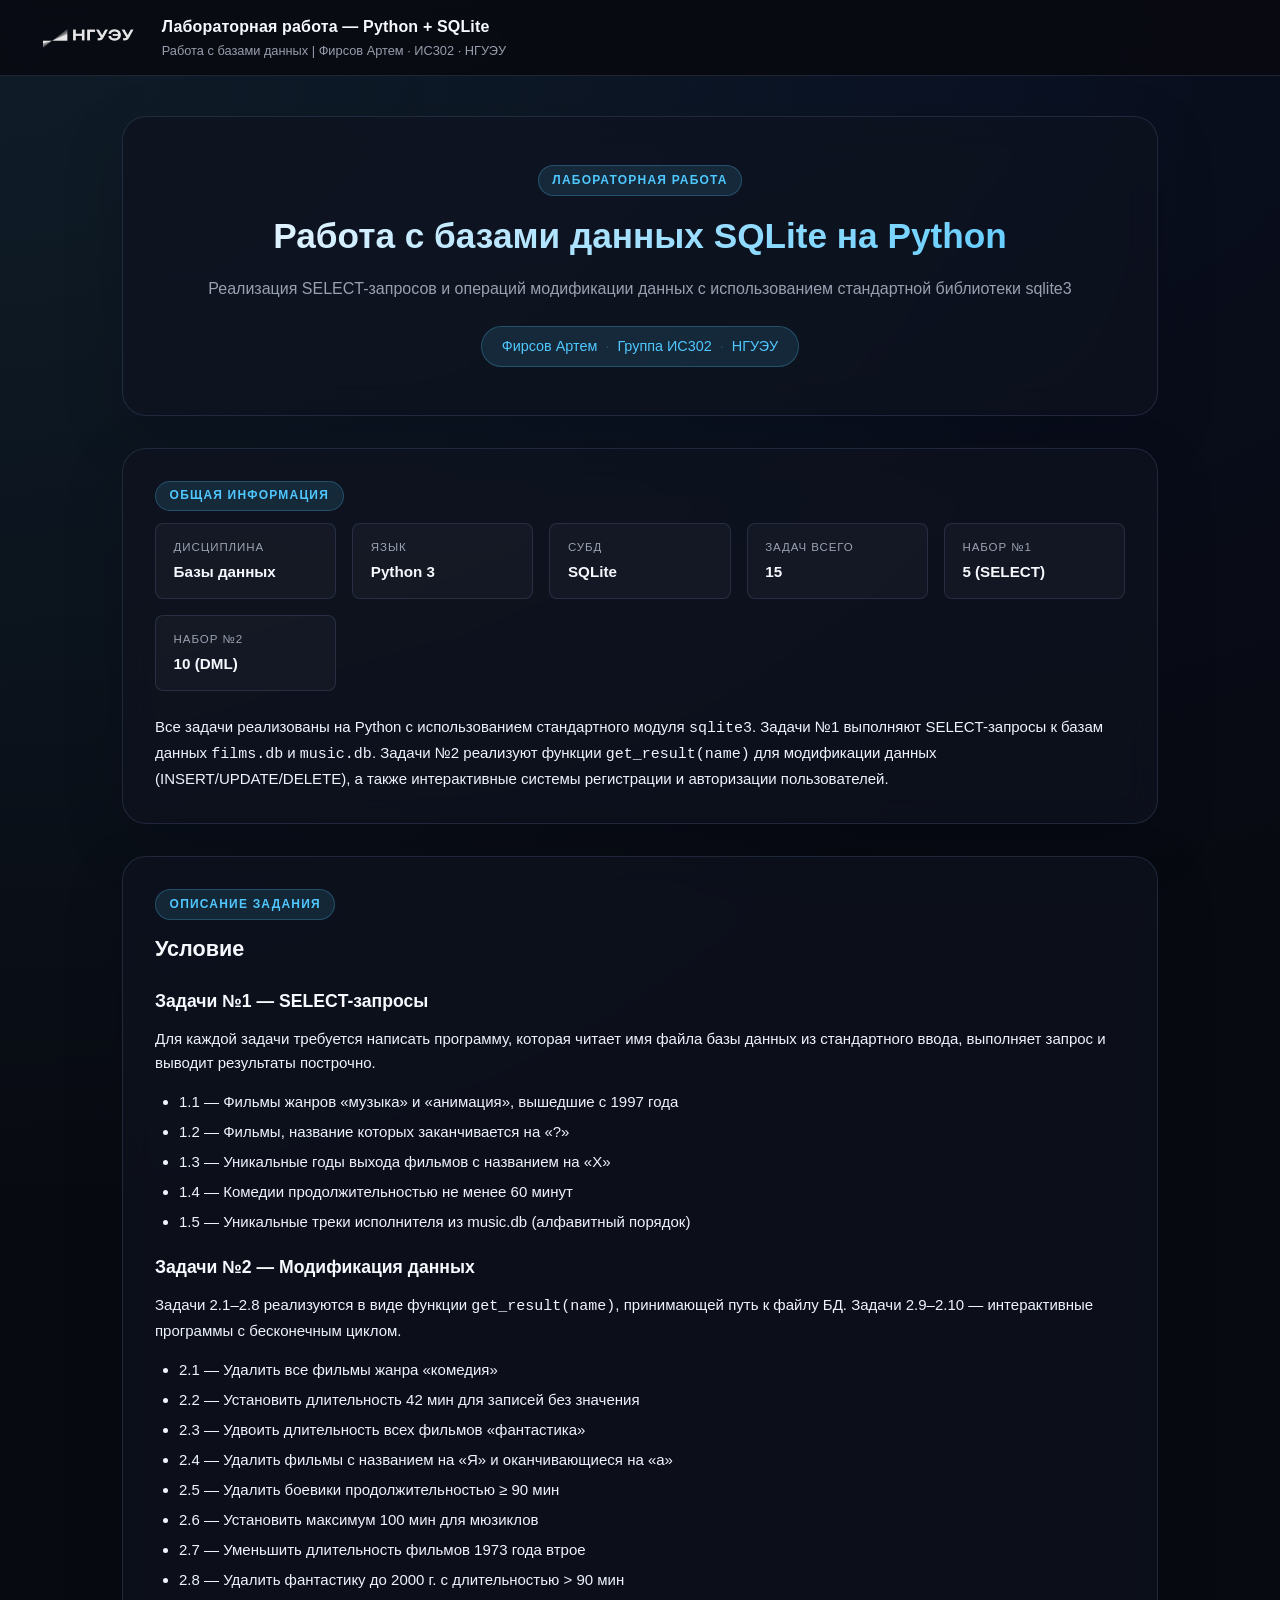
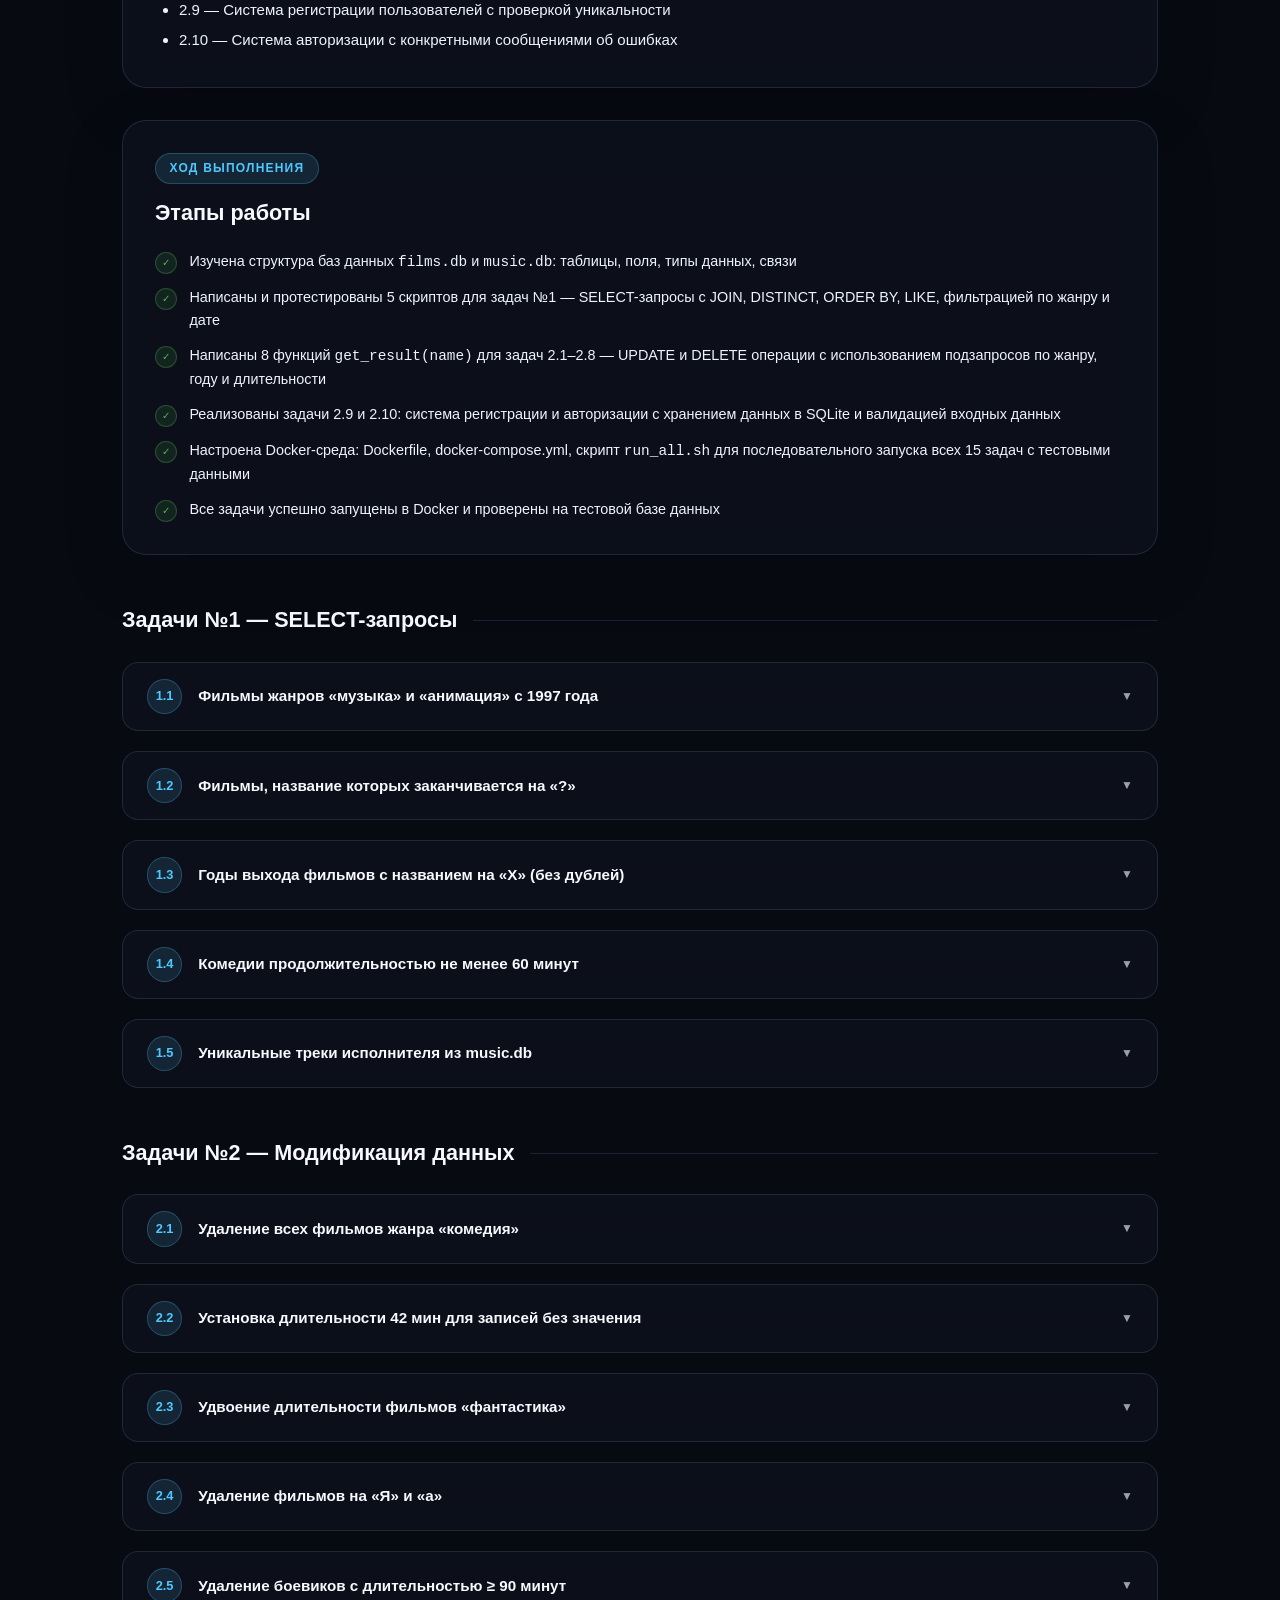
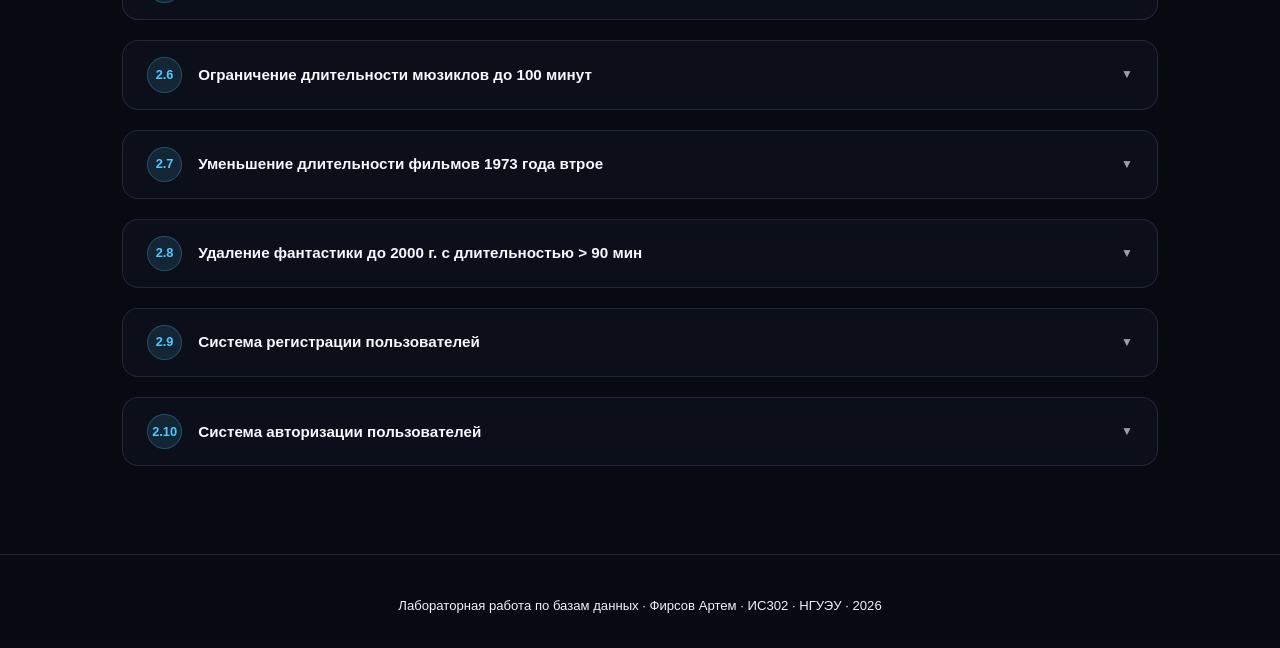
<file: public/index.html>
<!DOCTYPE html>
<html lang="ru">
<head>
  <meta charset="UTF-8" />
  <meta name="viewport" content="width=device-width, initial-scale=1.0" />
  <title>Лабораторная работа — Python + SQLite | Фирсов Артем</title>
  <link rel="stylesheet" href="./style.css" />
</head>
<body>

<!-- ==================== ШАПКА ==================== -->
<header class="site-header">
  <img src="./logo.png" alt="Логотип" class="logo" />
  <div>
    <div class="header-title">Лабораторная работа — Python + SQLite</div>
    <div class="header-sub">Работа с базами данных | Фирсов Артем · ИС302 · НГУЭУ</div>
  </div>
</header>

<main class="container">

  <!-- ==================== HERO ==================== -->
  <div class="hero card">
    <span class="section-kicker">Лабораторная работа</span>
    <h1>Работа с базами данных SQLite на Python</h1>
    <p class="hero-sub">Реализация SELECT-запросов и операций модификации данных с использованием стандартной библиотеки sqlite3</p>
    <div class="author-chip">
      Фирсов Артем
      <span class="sep">·</span>
      Группа ИС302
      <span class="sep">·</span>
      НГУЭУ
    </div>
  </div>

  <!-- ==================== ИНФОРМАЦИЯ ==================== -->
  <div class="card">
    <span class="section-kicker">Общая информация</span>
    <div class="info-grid">
      <div class="info-cell">
        <div class="label">Дисциплина</div>
        <div class="value">Базы данных</div>
      </div>
      <div class="info-cell">
        <div class="label">Язык</div>
        <div class="value">Python 3</div>
      </div>
      <div class="info-cell">
        <div class="label">СУБД</div>
        <div class="value">SQLite</div>
      </div>
      <div class="info-cell">
        <div class="label">Задач всего</div>
        <div class="value">15</div>
      </div>
      <div class="info-cell">
        <div class="label">Набор №1</div>
        <div class="value">5 (SELECT)</div>
      </div>
      <div class="info-cell">
        <div class="label">Набор №2</div>
        <div class="value">10 (DML)</div>
      </div>
    </div>
    <p>Все задачи реализованы на Python с использованием стандартного модуля <code>sqlite3</code>.
    Задачи №1 выполняют SELECT-запросы к базам данных <code>films.db</code> и <code>music.db</code>.
    Задачи №2 реализуют функции <code>get_result(name)</code> для модификации данных (INSERT/UPDATE/DELETE),
    а также интерактивные системы регистрации и авторизации пользователей.</p>
  </div>

  <!-- ==================== ОПИСАНИЕ ЗАДАНИЯ ==================== -->
  <div class="card">
    <span class="section-kicker">Описание задания</span>
    <h2>Условие</h2>

    <h3>Задачи №1 — SELECT-запросы</h3>
    <p>Для каждой задачи требуется написать программу, которая читает имя файла базы данных из стандартного ввода, выполняет запрос и выводит результаты построчно.</p>
    <ul style="color:var(--text);padding-left:1.5rem;margin-bottom:1rem;line-height:2">
      <li>1.1 — Фильмы жанров «музыка» и «анимация», вышедшие с 1997 года</li>
      <li>1.2 — Фильмы, название которых заканчивается на «?»</li>
      <li>1.3 — Уникальные годы выхода фильмов с названием на «Х»</li>
      <li>1.4 — Комедии продолжительностью не менее 60 минут</li>
      <li>1.5 — Уникальные треки исполнителя из music.db (алфавитный порядок)</li>
    </ul>

    <h3>Задачи №2 — Модификация данных</h3>
    <p>Задачи 2.1–2.8 реализуются в виде функции <code>get_result(name)</code>, принимающей путь к файлу БД. Задачи 2.9–2.10 — интерактивные программы с бесконечным циклом.</p>
    <ul style="color:var(--text);padding-left:1.5rem;margin-bottom:0;line-height:2">
      <li>2.1 — Удалить все фильмы жанра «комедия»</li>
      <li>2.2 — Установить длительность 42 мин для записей без значения</li>
      <li>2.3 — Удвоить длительность всех фильмов «фантастика»</li>
      <li>2.4 — Удалить фильмы с названием на «Я» и оканчивающиеся на «а»</li>
      <li>2.5 — Удалить боевики продолжительностью ≥ 90 мин</li>
      <li>2.6 — Установить максимум 100 мин для мюзиклов</li>
      <li>2.7 — Уменьшить длительность фильмов 1973 года втрое</li>
      <li>2.8 — Удалить фантастику до 2000 г. с длительностью &gt; 90 мин</li>
      <li>2.9 — Система регистрации пользователей с проверкой уникальности</li>
      <li>2.10 — Система авторизации с конкретными сообщениями об ошибках</li>
    </ul>
  </div>

  <!-- ==================== ХОД ВЫПОЛНЕНИЯ ==================== -->
  <div class="card">
    <span class="section-kicker">Ход выполнения</span>
    <h2>Этапы работы</h2>
    <ul class="progress-list">
      <li>
        <span class="check">✓</span>
        <span>Изучена структура баз данных <code>films.db</code> и <code>music.db</code>: таблицы, поля, типы данных, связи</span>
      </li>
      <li>
        <span class="check">✓</span>
        <span>Написаны и протестированы 5 скриптов для задач №1 — SELECT-запросы с JOIN, DISTINCT, ORDER BY, LIKE, фильтрацией по жанру и дате</span>
      </li>
      <li>
        <span class="check">✓</span>
        <span>Написаны 8 функций <code>get_result(name)</code> для задач 2.1–2.8 — UPDATE и DELETE операции с использованием подзапросов по жанру, году и длительности</span>
      </li>
      <li>
        <span class="check">✓</span>
        <span>Реализованы задачи 2.9 и 2.10: система регистрации и авторизации с хранением данных в SQLite и валидацией входных данных</span>
      </li>
      <li>
        <span class="check">✓</span>
        <span>Настроена Docker-среда: Dockerfile, docker-compose.yml, скрипт <code>run_all.sh</code> для последовательного запуска всех 15 задач с тестовыми данными</span>
      </li>
      <li>
        <span class="check">✓</span>
        <span>Все задачи успешно запущены в Docker и проверены на тестовой базе данных</span>
      </li>
    </ul>
  </div>

  <!-- ==================== ЗАДАЧИ №1 ==================== -->
  <div class="section-title">
    <h2>Задачи №1 — SELECT-запросы</h2>
    <div class="line"></div>
  </div>

  <div class="tasks-grid">

    <!-- Task 1.1 -->
    <div class="task-card" id="t1-1">
      <div class="task-header" onclick="toggleTask('t1-1')">
        <div class="task-num">1.1</div>
        <div class="task-title">Фильмы жанров «музыка» и «анимация» с 1997 года</div>
        <div class="task-toggle">▼</div>
      </div>
      <div class="task-body" id="body-t1-1">
        <div class="tabs">
          <button class="tab-btn active" onclick="switchTab('t1-1','desc')">Описание</button>
          <button class="tab-btn" onclick="switchTab('t1-1','code')">Код решения</button>
          <button class="tab-btn" onclick="switchTab('t1-1','sql')">SQL-запрос</button>
          <button class="tab-btn" onclick="switchTab('t1-1','out')">Результат</button>
        </div>
        <div class="tab-panel active" id="t1-1-desc">
          <p class="task-desc">Написать программу, которая читает имя файла базы данных из стандартного ввода. Программа выполняет запрос к базе и выводит названия фильмов жанров <strong>«музыка»</strong> и <strong>«анимация»</strong>, вышедших <strong>не ранее 1997 года</strong>. Каждое название — на отдельной строке.</p>
        </div>
        <div class="tab-panel" id="t1-1-code">
<pre>import sqlite3

db_name = input()
conn = sqlite3.connect(db_name)
cur = conn.cursor()
cur.execute("""
    SELECT m.title
    FROM movies m
    JOIN genres g ON m.genre_id = g.id
    WHERE g.name IN ('музыка', 'анимация') AND m.year >= 1997
""")
for (title,) in cur.fetchall():
    print(title)
conn.close()</pre>
        </div>
        <div class="tab-panel" id="t1-1-sql">
<pre>SELECT m.title
FROM movies m
JOIN genres g ON m.genre_id = g.id
WHERE g.name IN ('музыка', 'анимация')
  AND m.year >= 1997</pre>
        </div>
        <div class="tab-panel" id="t1-1-out">
          <div class="output-block">(нет вывода)</div>
          <p class="output-note">В тестовой базе данных жанры «музыка» и «анимация» отсутствуют. Программа корректна — запрос работает с любой БД, содержащей указанные жанры.</p>
        </div>
      </div>
    </div>

    <!-- Task 1.2 -->
    <div class="task-card" id="t1-2">
      <div class="task-header" onclick="toggleTask('t1-2')">
        <div class="task-num">1.2</div>
        <div class="task-title">Фильмы, название которых заканчивается на «?»</div>
        <div class="task-toggle">▼</div>
      </div>
      <div class="task-body" id="body-t1-2">
        <div class="tabs">
          <button class="tab-btn active" onclick="switchTab('t1-2','desc')">Описание</button>
          <button class="tab-btn" onclick="switchTab('t1-2','code')">Код решения</button>
          <button class="tab-btn" onclick="switchTab('t1-2','sql')">SQL-запрос</button>
          <button class="tab-btn" onclick="switchTab('t1-2','out')">Результат</button>
        </div>
        <div class="tab-panel active" id="t1-2-desc">
          <p class="task-desc">Написать программу, которая читает имя файла базы данных из стандартного ввода. Программа выполняет запрос и выводит названия всех фильмов, <strong>оканчивающихся на знак вопроса</strong>. Каждое название — на отдельной строке.</p>
        </div>
        <div class="tab-panel" id="t1-2-code">
<pre>import sqlite3

db_name = input()
conn = sqlite3.connect(db_name)
cur = conn.cursor()
cur.execute("SELECT title FROM movies WHERE title LIKE '%?'")
for (title,) in cur.fetchall():
    print(title)
conn.close()</pre>
        </div>
        <div class="tab-panel" id="t1-2-sql">
<pre>SELECT title
FROM movies
WHERE title LIKE '%?'</pre>
        </div>
        <div class="tab-panel" id="t1-2-out">
          <div class="output-block">Почему он?
Сколько у тебя?</div>
        </div>
      </div>
    </div>

    <!-- Task 1.3 -->
    <div class="task-card" id="t1-3">
      <div class="task-header" onclick="toggleTask('t1-3')">
        <div class="task-num">1.3</div>
        <div class="task-title">Годы выхода фильмов с названием на «Х» (без дублей)</div>
        <div class="task-toggle">▼</div>
      </div>
      <div class="task-body" id="body-t1-3">
        <div class="tabs">
          <button class="tab-btn active" onclick="switchTab('t1-3','desc')">Описание</button>
          <button class="tab-btn" onclick="switchTab('t1-3','code')">Код решения</button>
          <button class="tab-btn" onclick="switchTab('t1-3','sql')">SQL-запрос</button>
          <button class="tab-btn" onclick="switchTab('t1-3','out')">Результат</button>
        </div>
        <div class="tab-panel active" id="t1-3-desc">
          <p class="task-desc">Написать программу, которая читает имя файла базы данных из стандартного ввода. Программа выполняет запрос и выводит список <strong>уникальных годов</strong>, в которых были выпущены фильмы, чьё название начинается с буквы <strong>«Х»</strong>. Каждый год — на отдельной строке.</p>
        </div>
        <div class="tab-panel" id="t1-3-code">
<pre>import sqlite3

db_name = input()
conn = sqlite3.connect(db_name)
cur = conn.cursor()
cur.execute(
    "SELECT DISTINCT year FROM movies WHERE title LIKE 'Х%' ORDER BY year"
)
for (year,) in cur.fetchall():
    print(year)
conn.close()</pre>
        </div>
        <div class="tab-panel" id="t1-3-sql">
<pre>SELECT DISTINCT year
FROM movies
WHERE title LIKE 'Х%'
ORDER BY year</pre>
        </div>
        <div class="tab-panel" id="t1-3-out">
          <div class="output-block">1966
1987
1995
2003
2004
2005
2006
2007
2008
2009
2010
2011
2012
2013
2014
2015
2016
2017
2018
2019
2020
2022
2023</div>
        </div>
      </div>
    </div>

    <!-- Task 1.4 -->
    <div class="task-card" id="t1-4">
      <div class="task-header" onclick="toggleTask('t1-4')">
        <div class="task-num">1.4</div>
        <div class="task-title">Комедии продолжительностью не менее 60 минут</div>
        <div class="task-toggle">▼</div>
      </div>
      <div class="task-body" id="body-t1-4">
        <div class="tabs">
          <button class="tab-btn active" onclick="switchTab('t1-4','desc')">Описание</button>
          <button class="tab-btn" onclick="switchTab('t1-4','code')">Код решения</button>
          <button class="tab-btn" onclick="switchTab('t1-4','sql')">SQL-запрос</button>
          <button class="tab-btn" onclick="switchTab('t1-4','out')">Результат</button>
        </div>
        <div class="tab-panel active" id="t1-4-desc">
          <p class="task-desc">Написать программу, которая читает имя файла базы данных из стандартного ввода. Программа выполняет запрос и выводит названия всех фильмов жанра <strong>«комедия»</strong> с продолжительностью <strong>не менее 60 минут</strong>. Каждое название — на отдельной строке.</p>
        </div>
        <div class="tab-panel" id="t1-4-code">
<pre>import sqlite3

db_name = input()
conn = sqlite3.connect(db_name)
cur = conn.cursor()
cur.execute("""
    SELECT m.title
    FROM movies m
    JOIN genres g ON m.genre_id = g.id
    WHERE g.name = 'комедия' AND m.duration >= 60
""")
for (title,) in cur.fetchall():
    print(title)
conn.close()</pre>
        </div>
        <div class="tab-panel" id="t1-4-sql">
<pre>SELECT m.title
FROM movies m
JOIN genres g ON m.genre_id = g.id
WHERE g.name = 'комедия'
  AND m.duration >= 60</pre>
        </div>
        <div class="tab-panel" id="t1-4-out">
          <div class="output-block">Один дома
Иван Васильевич меняет профессию
Операция «Ы» и другие приключения Шурика
Джентльмены удачи
Бриллиантовая рука
Кавказская пленница, или Новые приключения Шурика
Холоп
Один дома 2: Затерянный в Нью-Йорке
Круэлла
Батя
... (всего 100+ записей)</div>
        </div>
      </div>
    </div>

    <!-- Task 1.5 -->
    <div class="task-card" id="t1-5">
      <div class="task-header" onclick="toggleTask('t1-5')">
        <div class="task-num">1.5</div>
        <div class="task-title">Уникальные треки исполнителя из music.db</div>
        <div class="task-toggle">▼</div>
      </div>
      <div class="task-body" id="body-t1-5">
        <div class="tabs">
          <button class="tab-btn active" onclick="switchTab('t1-5','desc')">Описание</button>
          <button class="tab-btn" onclick="switchTab('t1-5','code')">Код решения</button>
          <button class="tab-btn" onclick="switchTab('t1-5','sql')">SQL-запрос</button>
          <button class="tab-btn" onclick="switchTab('t1-5','out')">Результат</button>
        </div>
        <div class="tab-panel active" id="t1-5-desc">
          <p class="task-desc">Написать программу, которая читает путь к базе данных и имя исполнителя из стандартного ввода. Программа выводит все <strong>уникальные названия треков</strong> данного исполнителя в <strong>алфавитном порядке</strong>. Каждый трек — на отдельной строке. Используется база данных <code>music.db</code> со связанными таблицами <code>Artist</code> → <code>Album</code> → <code>Track</code>.</p>
        </div>
        <div class="tab-panel" id="t1-5-code">
<pre>import sqlite3

db_name = input()
artist_name = input()
conn = sqlite3.connect(db_name)
cur = conn.cursor()
cur.execute("""
    SELECT DISTINCT t.Name
    FROM Track t
    JOIN Album al ON t.AlbumId = al.AlbumId
    JOIN Artist ar ON al.ArtistId = ar.ArtistId
    WHERE ar.Name = ?
    ORDER BY t.Name
""", (artist_name,))
for (name,) in cur.fetchall():
    print(name)
conn.close()</pre>
        </div>
        <div class="tab-panel" id="t1-5-sql">
<pre>SELECT DISTINCT t.Name
FROM Track t
JOIN Album al ON t.AlbumId = al.AlbumId
JOIN Artist ar ON al.ArtistId = ar.ArtistId
WHERE ar.Name = ?
ORDER BY t.Name</pre>
        </div>
        <div class="tab-panel" id="t1-5-out">
          <div class="output-block">-- Ввод: Led Zeppelin --
Achilles Last Stand
All My Love
Babe I'm Gonna Leave You
Black Country Woman
Black Dog
Black Mountain Side
Bonzo's Montreux
Boogie With Stu
Bring It On Home
Bron-Y-Aur Stomp
... (всего 114 треков)</div>
        </div>
      </div>
    </div>

  </div><!-- /tasks-grid -->

  <!-- ==================== ЗАДАЧИ №2 ==================== -->
  <div class="section-title">
    <h2>Задачи №2 — Модификация данных</h2>
    <div class="line"></div>
  </div>

  <div class="tasks-grid">

    <!-- Task 2.1 -->
    <div class="task-card" id="t2-1">
      <div class="task-header" onclick="toggleTask('t2-1')">
        <div class="task-num">2.1</div>
        <div class="task-title">Удаление всех фильмов жанра «комедия»</div>
        <div class="task-toggle">▼</div>
      </div>
      <div class="task-body" id="body-t2-1">
        <div class="tabs">
          <button class="tab-btn active" onclick="switchTab('t2-1','desc')">Описание</button>
          <button class="tab-btn" onclick="switchTab('t2-1','code')">Код решения</button>
          <button class="tab-btn" onclick="switchTab('t2-1','sql')">SQL-запрос</button>
          <button class="tab-btn" onclick="switchTab('t2-1','out')">Результат</button>
        </div>
        <div class="tab-panel active" id="t2-1-desc">
          <p class="task-desc">Написать функцию <code>get_result(name)</code>, принимающую путь к файлу базы данных. Функция удаляет все записи из таблицы <code>movies</code>, жанр которых — <strong>«комедия»</strong>.</p>
        </div>
        <div class="tab-panel" id="t2-1-code">
<pre>import sqlite3


def get_result(name):
    conn = sqlite3.connect(name)
    cur = conn.cursor()
    cur.execute(
        "DELETE FROM movies "
        "WHERE genre_id = (SELECT id FROM genres WHERE name = 'комедия')"
    )
    conn.commit()
    conn.close()


if __name__ == '__main__':
    name = input()
    get_result(name)</pre>
        </div>
        <div class="tab-panel" id="t2-1-sql">
<pre>DELETE FROM movies
WHERE genre_id = (
    SELECT id FROM genres WHERE name = 'комедия'
)</pre>
        </div>
        <div class="tab-panel" id="t2-1-out">
          <div class="output-block">До операции:  197 фильмов жанра «комедия»
После операции: 0 фильмов жанра «комедия»</div>
        </div>
      </div>
    </div>

    <!-- Task 2.2 -->
    <div class="task-card" id="t2-2">
      <div class="task-header" onclick="toggleTask('t2-2')">
        <div class="task-num">2.2</div>
        <div class="task-title">Установка длительности 42 мин для записей без значения</div>
        <div class="task-toggle">▼</div>
      </div>
      <div class="task-body" id="body-t2-2">
        <div class="tabs">
          <button class="tab-btn active" onclick="switchTab('t2-2','desc')">Описание</button>
          <button class="tab-btn" onclick="switchTab('t2-2','code')">Код решения</button>
          <button class="tab-btn" onclick="switchTab('t2-2','sql')">SQL-запрос</button>
          <button class="tab-btn" onclick="switchTab('t2-2','out')">Результат</button>
        </div>
        <div class="tab-panel active" id="t2-2-desc">
          <p class="task-desc">Написать функцию <code>get_result(name)</code>, которая устанавливает значение длительности <strong>42 минуты</strong> для всех фильмов, у которых поле <code>duration</code> равно <code>NULL</code>.</p>
        </div>
        <div class="tab-panel" id="t2-2-code">
<pre>import sqlite3


def get_result(name):
    conn = sqlite3.connect(name)
    cur = conn.cursor()
    cur.execute("UPDATE movies SET duration = 42 WHERE duration IS NULL")
    conn.commit()
    conn.close()


if __name__ == '__main__':
    name = input()
    get_result(name)</pre>
        </div>
        <div class="tab-panel" id="t2-2-sql">
<pre>UPDATE movies
SET duration = 42
WHERE duration IS NULL</pre>
        </div>
        <div class="tab-panel" id="t2-2-out">
          <div class="output-block">До операции:  305 фильмов с duration = NULL
После операции: 0 фильмов с duration = NULL</div>
        </div>
      </div>
    </div>

    <!-- Task 2.3 -->
    <div class="task-card" id="t2-3">
      <div class="task-header" onclick="toggleTask('t2-3')">
        <div class="task-num">2.3</div>
        <div class="task-title">Удвоение длительности фильмов «фантастика»</div>
        <div class="task-toggle">▼</div>
      </div>
      <div class="task-body" id="body-t2-3">
        <div class="tabs">
          <button class="tab-btn active" onclick="switchTab('t2-3','desc')">Описание</button>
          <button class="tab-btn" onclick="switchTab('t2-3','code')">Код решения</button>
          <button class="tab-btn" onclick="switchTab('t2-3','sql')">SQL-запрос</button>
          <button class="tab-btn" onclick="switchTab('t2-3','out')">Результат</button>
        </div>
        <div class="tab-panel active" id="t2-3-desc">
          <p class="task-desc">Написать функцию <code>get_result(name)</code>, которая <strong>удваивает</strong> значение поля <code>duration</code> для всех фильмов жанра <strong>«фантастика»</strong>.</p>
        </div>
        <div class="tab-panel" id="t2-3-code">
<pre>import sqlite3


def get_result(name):
    conn = sqlite3.connect(name)
    cur = conn.cursor()
    cur.execute(
        "UPDATE movies SET duration = duration * 2 "
        "WHERE genre_id = (SELECT id FROM genres WHERE name = 'фантастика')"
    )
    conn.commit()
    conn.close()


if __name__ == '__main__':
    name = input()
    get_result(name)</pre>
        </div>
        <div class="tab-panel" id="t2-3-sql">
<pre>UPDATE movies
SET duration = duration * 2
WHERE genre_id = (
    SELECT id FROM genres WHERE name = 'фантастика'
)</pre>
        </div>
        <div class="tab-panel" id="t2-3-out">
          <div class="output-block">Средняя длительность фантастики до:  123.0 мин
Средняя длительность фантастики после: 246.1 мин</div>
        </div>
      </div>
    </div>

    <!-- Task 2.4 -->
    <div class="task-card" id="t2-4">
      <div class="task-header" onclick="toggleTask('t2-4')">
        <div class="task-num">2.4</div>
        <div class="task-title">Удаление фильмов на «Я» и «а»</div>
        <div class="task-toggle">▼</div>
      </div>
      <div class="task-body" id="body-t2-4">
        <div class="tabs">
          <button class="tab-btn active" onclick="switchTab('t2-4','desc')">Описание</button>
          <button class="tab-btn" onclick="switchTab('t2-4','code')">Код решения</button>
          <button class="tab-btn" onclick="switchTab('t2-4','sql')">SQL-запрос</button>
          <button class="tab-btn" onclick="switchTab('t2-4','out')">Результат</button>
        </div>
        <div class="tab-panel active" id="t2-4-desc">
          <p class="task-desc">Написать функцию <code>get_result(name)</code>, которая удаляет все фильмы, чьё название <strong>начинается на «Я»</strong> и <strong>оканчивается на «а»</strong>.</p>
        </div>
        <div class="tab-panel" id="t2-4-code">
<pre>import sqlite3


def get_result(name):
    conn = sqlite3.connect(name)
    cur = conn.cursor()
    cur.execute("DELETE FROM movies WHERE title LIKE 'Я%а'")
    conn.commit()
    conn.close()


if __name__ == '__main__':
    name = input()
    get_result(name)</pre>
        </div>
        <div class="tab-panel" id="t2-4-sql">
<pre>DELETE FROM movies
WHERE title LIKE 'Я%а'</pre>
        </div>
        <div class="tab-panel" id="t2-4-out">
          <div class="output-block">До операции:  1 фильм подходит под шаблон 'Я%а'
После операции: 0 фильмов</div>
        </div>
      </div>
    </div>

    <!-- Task 2.5 -->
    <div class="task-card" id="t2-5">
      <div class="task-header" onclick="toggleTask('t2-5')">
        <div class="task-num">2.5</div>
        <div class="task-title">Удаление боевиков с длительностью ≥ 90 минут</div>
        <div class="task-toggle">▼</div>
      </div>
      <div class="task-body" id="body-t2-5">
        <div class="tabs">
          <button class="tab-btn active" onclick="switchTab('t2-5','desc')">Описание</button>
          <button class="tab-btn" onclick="switchTab('t2-5','code')">Код решения</button>
          <button class="tab-btn" onclick="switchTab('t2-5','sql')">SQL-запрос</button>
          <button class="tab-btn" onclick="switchTab('t2-5','out')">Результат</button>
        </div>
        <div class="tab-panel active" id="t2-5-desc">
          <p class="task-desc">Написать функцию <code>get_result(name)</code>, которая удаляет все фильмы жанра <strong>«боевик»</strong> с длительностью <strong>90 минут и более</strong>.</p>
        </div>
        <div class="tab-panel" id="t2-5-code">
<pre>import sqlite3


def get_result(name):
    conn = sqlite3.connect(name)
    cur = conn.cursor()
    cur.execute(
        "DELETE FROM movies "
        "WHERE genre_id = (SELECT id FROM genres WHERE name = 'боевик') "
        "AND duration >= 90"
    )
    conn.commit()
    conn.close()


if __name__ == '__main__':
    name = input()
    get_result(name)</pre>
        </div>
        <div class="tab-panel" id="t2-5-sql">
<pre>DELETE FROM movies
WHERE genre_id = (
    SELECT id FROM genres WHERE name = 'боевик'
)
AND duration >= 90</pre>
        </div>
        <div class="tab-panel" id="t2-5-out">
          <div class="output-block">До операции:  210 боевиков с duration >= 90
После операции: 0 таких записей</div>
        </div>
      </div>
    </div>

    <!-- Task 2.6 -->
    <div class="task-card" id="t2-6">
      <div class="task-header" onclick="toggleTask('t2-6')">
        <div class="task-num">2.6</div>
        <div class="task-title">Ограничение длительности мюзиклов до 100 минут</div>
        <div class="task-toggle">▼</div>
      </div>
      <div class="task-body" id="body-t2-6">
        <div class="tabs">
          <button class="tab-btn active" onclick="switchTab('t2-6','desc')">Описание</button>
          <button class="tab-btn" onclick="switchTab('t2-6','code')">Код решения</button>
          <button class="tab-btn" onclick="switchTab('t2-6','sql')">SQL-запрос</button>
          <button class="tab-btn" onclick="switchTab('t2-6','out')">Результат</button>
        </div>
        <div class="tab-panel active" id="t2-6-desc">
          <p class="task-desc">Написать функцию <code>get_result(name)</code>, которая устанавливает длительность ровно <strong>100 минут</strong> для всех мюзиклов, у которых длительность <strong>превышает 100 минут</strong>.</p>
        </div>
        <div class="tab-panel" id="t2-6-code">
<pre>import sqlite3


def get_result(name):
    conn = sqlite3.connect(name)
    cur = conn.cursor()
    cur.execute(
        "UPDATE movies SET duration = 100 "
        "WHERE genre_id = (SELECT id FROM genres WHERE name = 'мюзикл') "
        "AND duration > 100"
    )
    conn.commit()
    conn.close()


if __name__ == '__main__':
    name = input()
    get_result(name)</pre>
        </div>
        <div class="tab-panel" id="t2-6-sql">
<pre>UPDATE movies
SET duration = 100
WHERE genre_id = (
    SELECT id FROM genres WHERE name = 'мюзикл'
)
AND duration > 100</pre>
        </div>
        <div class="tab-panel" id="t2-6-out">
          <div class="output-block">До операции:  10 мюзиклов с duration > 100
После операции: 0 мюзиклов с duration > 100</div>
        </div>
      </div>
    </div>

    <!-- Task 2.7 -->
    <div class="task-card" id="t2-7">
      <div class="task-header" onclick="toggleTask('t2-7')">
        <div class="task-num">2.7</div>
        <div class="task-title">Уменьшение длительности фильмов 1973 года втрое</div>
        <div class="task-toggle">▼</div>
      </div>
      <div class="task-body" id="body-t2-7">
        <div class="tabs">
          <button class="tab-btn active" onclick="switchTab('t2-7','desc')">Описание</button>
          <button class="tab-btn" onclick="switchTab('t2-7','code')">Код решения</button>
          <button class="tab-btn" onclick="switchTab('t2-7','sql')">SQL-запрос</button>
          <button class="tab-btn" onclick="switchTab('t2-7','out')">Результат</button>
        </div>
        <div class="tab-panel active" id="t2-7-desc">
          <p class="task-desc">Написать функцию <code>get_result(name)</code>, которая уменьшает длительность всех фильмов <strong>1973 года</strong> в <strong>три раза</strong> (целочисленное деление).</p>
        </div>
        <div class="tab-panel" id="t2-7-code">
<pre>import sqlite3


def get_result(name):
    conn = sqlite3.connect(name)
    cur = conn.cursor()
    cur.execute("UPDATE movies SET duration = duration / 3 WHERE year = 1973")
    conn.commit()
    conn.close()


if __name__ == '__main__':
    name = input()
    get_result(name)</pre>
        </div>
        <div class="tab-panel" id="t2-7-sql">
<pre>UPDATE movies
SET duration = duration / 3
WHERE year = 1973</pre>
        </div>
        <div class="tab-panel" id="t2-7-out">
          <div class="output-block">Средняя длительность фильмов 1973 года до:  77.6 мин
Средняя длительность фильмов 1973 года после: 25.6 мин</div>
        </div>
      </div>
    </div>

    <!-- Task 2.8 -->
    <div class="task-card" id="t2-8">
      <div class="task-header" onclick="toggleTask('t2-8')">
        <div class="task-num">2.8</div>
        <div class="task-title">Удаление фантастики до 2000 г. с длительностью &gt; 90 мин</div>
        <div class="task-toggle">▼</div>
      </div>
      <div class="task-body" id="body-t2-8">
        <div class="tabs">
          <button class="tab-btn active" onclick="switchTab('t2-8','desc')">Описание</button>
          <button class="tab-btn" onclick="switchTab('t2-8','code')">Код решения</button>
          <button class="tab-btn" onclick="switchTab('t2-8','sql')">SQL-запрос</button>
          <button class="tab-btn" onclick="switchTab('t2-8','out')">Результат</button>
        </div>
        <div class="tab-panel active" id="t2-8-desc">
          <p class="task-desc">Написать функцию <code>get_result(name)</code>, которая удаляет все фильмы жанра <strong>«фантастика»</strong>, вышедшие <strong>до 2000 года</strong>, с длительностью <strong>более 90 минут</strong>.</p>
        </div>
        <div class="tab-panel" id="t2-8-code">
<pre>import sqlite3


def get_result(name):
    conn = sqlite3.connect(name)
    cur = conn.cursor()
    cur.execute(
        "DELETE FROM movies "
        "WHERE genre_id = (SELECT id FROM genres WHERE name = 'фантастика') "
        "AND year &lt; 2000 AND duration &gt; 90"
    )
    conn.commit()
    conn.close()


if __name__ == '__main__':
    name = input()
    get_result(name)</pre>
        </div>
        <div class="tab-panel" id="t2-8-sql">
<pre>DELETE FROM movies
WHERE genre_id = (
    SELECT id FROM genres WHERE name = 'фантастика'
)
AND year &lt; 2000
AND duration &gt; 90</pre>
        </div>
        <div class="tab-panel" id="t2-8-out">
          <div class="output-block">До операции:  29 фильмов фантастика, year &lt; 2000, duration &gt; 90
После операции: 0 таких записей</div>
        </div>
      </div>
    </div>

    <!-- Task 2.9 -->
    <div class="task-card" id="t2-9">
      <div class="task-header" onclick="toggleTask('t2-9')">
        <div class="task-num">2.9</div>
        <div class="task-title">Система регистрации пользователей</div>
        <div class="task-toggle">▼</div>
      </div>
      <div class="task-body" id="body-t2-9">
        <div class="tabs">
          <button class="tab-btn active" onclick="switchTab('t2-9','desc')">Описание</button>
          <button class="tab-btn" onclick="switchTab('t2-9','code')">Код решения</button>
          <button class="tab-btn" onclick="switchTab('t2-9','out')">Результат</button>
        </div>
        <div class="tab-panel active" id="t2-9-desc">
          <p class="task-desc">Реализовать систему регистрации пользователей с хранением данных в SQLite (файл <code>users.db</code>). Программа работает в <strong>бесконечном цикле</strong>.</p>
          <ul style="color:var(--text);padding-left:1.5rem;margin-top:0.5rem;line-height:1.9">
            <li>Проверяет уникальность <strong>имени пользователя</strong></li>
            <li>Проверяет уникальность <strong>email</strong></li>
            <li>Требует <strong>подтверждения пароля</strong></li>
            <li>Выводит сообщение об успешной регистрации или конкретную ошибку</li>
          </ul>
        </div>
        <div class="tab-panel" id="t2-9-code">
<pre>import sqlite3
import os

DB_PATH = os.path.join(os.path.dirname(os.path.abspath(__file__)), 'users.db')


def init_db():
    conn = sqlite3.connect(DB_PATH)
    cur = conn.cursor()
    cur.execute("""
        CREATE TABLE IF NOT EXISTS users (
            id INTEGER PRIMARY KEY AUTOINCREMENT,
            username TEXT UNIQUE NOT NULL,
            email TEXT UNIQUE NOT NULL,
            password TEXT NOT NULL
        )
    """)
    conn.commit()
    conn.close()


def register():
    init_db()
    while True:
        try:
            username = input('Введите имя пользователя: ')
        except EOFError:
            break

        conn = sqlite3.connect(DB_PATH)
        cur = conn.cursor()
        cur.execute('SELECT id FROM users WHERE username = ?', (username,))
        if cur.fetchone():
            print('Пользователь с таким именем уже существует')
            conn.close()
            continue

        try:
            email = input('Введите email: ')
        except EOFError:
            conn.close()
            break

        cur.execute('SELECT id FROM users WHERE email = ?', (email,))
        if cur.fetchone():
            print('Пользователь с таким email уже существует')
            conn.close()
            continue

        try:
            password = input('Введите пароль: ')
            confirm = input('Подтвердите пароль: ')
        except EOFError:
            conn.close()
            break

        if password != confirm:
            print('Пароли не совпадают')
            conn.close()
            continue

        cur.execute(
            'INSERT INTO users (username, email, password) VALUES (?, ?, ?)',
            (username, email, password)
        )
        conn.commit()
        conn.close()
        print('Регистрация успешна')


if __name__ == '__main__':
    register()</pre>
        </div>
        <div class="tab-panel" id="t2-9-out">
          <div class="output-block">Введите имя пользователя: alice
Введите email: alice@example.com
Введите пароль: qwerty123
Подтвердите пароль: qwerty123
Регистрация успешна

Введите имя пользователя: bob
Введите email: bob@example.com
Введите пароль: secret
Подтвердите пароль: secret
Регистрация успешна

Введите имя пользователя: alice
Пользователь с таким именем уже существует</div>
        </div>
      </div>
    </div>

    <!-- Task 2.10 -->
    <div class="task-card" id="t2-10">
      <div class="task-header" onclick="toggleTask('t2-10')">
        <div class="task-num">2.10</div>
        <div class="task-title">Система авторизации пользователей</div>
        <div class="task-toggle">▼</div>
      </div>
      <div class="task-body" id="body-t2-10">
        <div class="tabs">
          <button class="tab-btn active" onclick="switchTab('t2-10','desc')">Описание</button>
          <button class="tab-btn" onclick="switchTab('t2-10','code')">Код решения</button>
          <button class="tab-btn" onclick="switchTab('t2-10','out')">Результат</button>
        </div>
        <div class="tab-panel active" id="t2-10-desc">
          <p class="task-desc">Реализовать систему авторизации пользователей. Программа работает в <strong>бесконечном цикле</strong>.</p>
          <ul style="color:var(--text);padding-left:1.5rem;margin-top:0.5rem;line-height:1.9">
            <li>Принимает <strong>имя пользователя</strong> и <strong>пароль</strong></li>
            <li>При отсутствии пользователя: <em>«Пользователь не найден»</em></li>
            <li>При неверном пароле: <em>«Неверный пароль»</em></li>
            <li>При успешном входе: <em>«Вход выполнен»</em></li>
          </ul>
        </div>
        <div class="tab-panel" id="t2-10-code">
<pre>import sqlite3
import os

DB_PATH = os.path.join(os.path.dirname(os.path.abspath(__file__)), 'users.db')


def login():
    while True:
        try:
            username = input('Введите имя пользователя: ')
        except EOFError:
            break

        conn = sqlite3.connect(DB_PATH)
        cur = conn.cursor()
        cur.execute('SELECT password FROM users WHERE username = ?', (username,))
        row = cur.fetchone()
        conn.close()

        if not row:
            print('Пользователь не найден')
            continue

        try:
            password = input('Введите пароль: ')
        except EOFError:
            break

        if password != row[0]:
            print('Неверный пароль')
        else:
            print('Вход выполнен')


if __name__ == '__main__':
    login()</pre>
        </div>
        <div class="tab-panel" id="t2-10-out">
          <div class="output-block">Введите имя пользователя: alice
Введите пароль: qwerty123
Вход выполнен

Введите имя пользователя: bob
Введите пароль: wrong_password
Неверный пароль

Введите имя пользователя: charlie
Пользователь не найден</div>
        </div>
      </div>
    </div>

  </div><!-- /tasks-grid -->

</main>

<!-- ==================== ФУТЕР ==================== -->
<footer>
  <p>Лабораторная работа по базам данных · Фирсов Артем · ИС302 · НГУЭУ · 2026</p>
</footer>

<!-- ==================== JS ==================== -->
<script>
  function toggleTask(id) {
    const card = document.getElementById(id);
    const body = document.getElementById('body-' + id);
    const isOpen = card.classList.toggle('expanded');
    body.classList.toggle('open', isOpen);
  }

  function switchTab(taskId, tab) {
    const body = document.getElementById('body-' + taskId);
    body.querySelectorAll('.tab-btn').forEach(btn => btn.classList.remove('active'));
    body.querySelectorAll('.tab-panel').forEach(p => p.classList.remove('active'));
    body.querySelector('.tab-panel#' + taskId + '-' + tab).classList.add('active');
    event.target.classList.add('active');
  }
</script>

</body>
</html>
</file>
<file: docs/style.css>
/* =============================================
   Переменные и базовые стили
   ============================================= */
:root {
  --bg: #080a11;
  --surface: rgba(14, 18, 31, 0.72);
  --border: rgba(125, 151, 199, 0.18);
  --text: #eff3ff;
  --heading: #f7f9ff;
  --muted: rgba(229, 236, 255, 0.65);
  --accent: #50c8ff;
  --accent-bg: rgba(80, 200, 255, 0.12);
  --accent-border: rgba(80, 200, 255, 0.25);
  --success-bg: rgba(79, 184, 78, 0.12);
  --success: #4fb84e;
  --radius-lg: 1.5rem;
  --radius-md: 1rem;
  --radius-sm: 0.5rem;
}

* {
  box-sizing: border-box;
  margin: 0;
  padding: 0;
}

html {
  scroll-behavior: smooth;
}

body {
  font-family: 'Trebuchet MS', 'Segoe UI', sans-serif;
  font-size: 15px;
  line-height: 1.6;
  color: var(--text);
  background:
    radial-gradient(circle at top left, rgba(80, 200, 255, 0.10), transparent 30%),
    radial-gradient(circle at 80% 0, rgba(23, 62, 172, 0.10), transparent 24%),
    var(--bg);
  min-height: 100vh;
}

/* =============================================
   Шапка
   ============================================= */
.site-header {
  position: sticky;
  top: 0;
  z-index: 100;
  background: rgba(8, 10, 17, 0.88);
  backdrop-filter: blur(16px);
  border-bottom: 1px solid var(--border);
  padding: 0.85rem 2rem;
  display: flex;
  align-items: center;
  gap: 1.25rem;
}

.site-header img.logo {
  height: 36px;
  filter: brightness(0) invert(1);
  opacity: 0.9;
}

.site-header .header-title {
  font-size: 1rem;
  font-weight: 600;
  color: var(--heading);
  letter-spacing: 0.01em;
}

.site-header .header-sub {
  font-size: 0.8rem;
  color: var(--muted);
  margin-top: 0.1rem;
}

/* =============================================
   Основной контейнер
   ============================================= */
.container {
  max-width: 1100px;
  margin: 0 auto;
  padding: 2.5rem 2rem;
}

/* =============================================
   Карточка (glassmorphism)
   ============================================= */
.card {
  background: var(--surface);
  border: 1px solid var(--border);
  border-radius: var(--radius-lg);
  box-shadow: 0 20px 60px rgba(3, 8, 24, 0.18);
  backdrop-filter: blur(16px);
  padding: 2rem;
  margin-bottom: 2rem;
}

.card-sm {
  padding: 1.25rem 1.5rem;
  border-radius: var(--radius-md);
}

/* =============================================
   Типография
   ============================================= */
h1 { font-size: 2rem; color: var(--heading); margin-bottom: 0.5rem; }
h2 { font-size: 1.35rem; color: var(--heading); margin-bottom: 1.25rem; }
h3 { font-size: 1.1rem; color: var(--heading); margin-bottom: 0.75rem; }

.section-kicker {
  display: inline-block;
  font-size: 0.75rem;
  font-weight: 600;
  text-transform: uppercase;
  letter-spacing: 0.1em;
  color: var(--accent);
  background: var(--accent-bg);
  border: 1px solid var(--accent-border);
  border-radius: 999px;
  padding: 0.3rem 0.85rem;
  margin-bottom: 0.75rem;
}

p { color: var(--text); margin-bottom: 0.75rem; }
p:last-child { margin-bottom: 0; }

/* =============================================
   Hero-блок
   ============================================= */
.hero {
  text-align: center;
  padding: 3rem 2rem;
  margin-bottom: 2rem;
}

.hero h1 {
  font-size: 2.2rem;
  margin-bottom: 0.75rem;
  background: linear-gradient(135deg, #f7f9ff 0%, var(--accent) 100%);
  -webkit-background-clip: text;
  -webkit-text-fill-color: transparent;
  background-clip: text;
}

.hero .hero-sub {
  color: var(--muted);
  font-size: 1rem;
  margin-bottom: 1.5rem;
}

.author-chip {
  display: inline-flex;
  align-items: center;
  gap: 0.5rem;
  background: var(--accent-bg);
  border: 1px solid var(--accent-border);
  border-radius: 999px;
  padding: 0.5rem 1.25rem;
  font-size: 0.9rem;
  color: var(--accent);
  font-weight: 500;
}

.author-chip .sep {
  color: var(--accent-border);
}

/* =============================================
   Сетка задач
   ============================================= */
.tasks-grid {
  display: flex;
  flex-direction: column;
  gap: 1.25rem;
}

/* =============================================
   Карточка задачи
   ============================================= */
.task-card {
  background: var(--surface);
  border: 1px solid var(--border);
  border-radius: var(--radius-md);
  backdrop-filter: blur(12px);
  overflow: hidden;
  transition: border-color 0.2s;
}

.task-card:hover {
  border-color: var(--accent-border);
}

.task-header {
  display: flex;
  align-items: center;
  gap: 1rem;
  padding: 1rem 1.5rem;
  cursor: pointer;
  user-select: none;
}

.task-header:hover {
  background: rgba(255,255,255,0.02);
}

.task-num {
  flex-shrink: 0;
  width: 2.2rem;
  height: 2.2rem;
  border-radius: 50%;
  background: var(--accent-bg);
  border: 1px solid var(--accent-border);
  display: flex;
  align-items: center;
  justify-content: center;
  font-size: 0.8rem;
  font-weight: 700;
  color: var(--accent);
}

.task-title {
  flex: 1;
  font-size: 0.95rem;
  font-weight: 600;
  color: var(--heading);
}

.task-toggle {
  flex-shrink: 0;
  color: var(--muted);
  font-size: 0.75rem;
  transition: transform 0.2s;
}

.task-body {
  display: none;
  padding: 0 1.5rem 1.5rem;
}

.task-body.open {
  display: block;
}

.task-card.expanded .task-toggle {
  transform: rotate(180deg);
}

/* =============================================
   Табы
   ============================================= */
.tabs {
  display: flex;
  gap: 0.25rem;
  border-bottom: 1px solid var(--border);
  margin-bottom: 1rem;
  flex-wrap: wrap;
}

.tab-btn {
  background: none;
  border: none;
  border-bottom: 2px solid transparent;
  padding: 0.5rem 1rem;
  font-size: 0.82rem;
  font-weight: 500;
  color: var(--muted);
  cursor: pointer;
  font-family: inherit;
  margin-bottom: -1px;
  transition: color 0.15s, border-color 0.15s;
}

.tab-btn:hover {
  color: var(--text);
}

.tab-btn.active {
  color: var(--accent);
  border-bottom-color: var(--accent);
}

.tab-panel { display: none; }
.tab-panel.active { display: block; }

/* =============================================
   Блоки кода
   ============================================= */
pre {
  background: rgba(0, 0, 0, 0.35);
  border: 1px solid var(--border);
  border-radius: var(--radius-sm);
  padding: 1.1rem 1.25rem;
  overflow-x: auto;
  font-size: 0.82rem;
  line-height: 1.55;
  font-family: 'Consolas', 'Courier New', monospace;
  color: #c9d1e3;
  margin: 0;
}

.kw  { color: #50c8ff; }
.fn  { color: #7fd9ff; }
.str { color: #a8e6cf; }
.cmt { color: #6b7a9e; font-style: italic; }
.num { color: #ffcb6b; }
.op  { color: #c792ea; }

/* =============================================
   Вывод программы
   ============================================= */
.output-block {
  background: rgba(0, 0, 0, 0.45);
  border: 1px solid rgba(80, 200, 255, 0.15);
  border-radius: var(--radius-sm);
  padding: 1rem 1.25rem;
  font-family: 'Consolas', 'Courier New', monospace;
  font-size: 0.82rem;
  line-height: 1.6;
  color: #a8e6cf;
  white-space: pre;
  overflow-x: auto;
}

.output-note {
  font-size: 0.78rem;
  color: var(--muted);
  margin-top: 0.5rem;
  font-style: italic;
}

/* =============================================
   Описание задачи
   ============================================= */
.task-desc {
  color: var(--text);
  font-size: 0.9rem;
  line-height: 1.65;
}

/* =============================================
   Прогресс/timeline
   ============================================= */
.progress-list {
  list-style: none;
  display: flex;
  flex-direction: column;
  gap: 0.75rem;
}

.progress-list li {
  display: flex;
  align-items: flex-start;
  gap: 0.75rem;
  font-size: 0.9rem;
  color: var(--text);
}

.progress-list .check {
  flex-shrink: 0;
  width: 1.4rem;
  height: 1.4rem;
  border-radius: 50%;
  background: var(--success-bg);
  border: 1px solid rgba(79, 184, 78, 0.3);
  display: flex;
  align-items: center;
  justify-content: center;
  font-size: 0.65rem;
  color: var(--success);
  margin-top: 0.1rem;
}

/* =============================================
   Инфо-сетка
   ============================================= */
.info-grid {
  display: grid;
  grid-template-columns: repeat(auto-fit, minmax(180px, 1fr));
  gap: 1rem;
  margin-bottom: 1.5rem;
}

.info-cell {
  background: rgba(255,255,255,0.03);
  border: 1px solid var(--border);
  border-radius: var(--radius-sm);
  padding: 0.85rem 1.1rem;
}

.info-cell .label {
  font-size: 0.72rem;
  text-transform: uppercase;
  letter-spacing: 0.08em;
  color: var(--muted);
  margin-bottom: 0.25rem;
}

.info-cell .value {
  font-size: 0.95rem;
  font-weight: 600;
  color: var(--heading);
}

/* =============================================
   Разделитель секций
   ============================================= */
.section-title {
  display: flex;
  align-items: center;
  gap: 1rem;
  margin: 3rem 0 1.5rem;
}

.section-title h2 {
  margin: 0;
  white-space: nowrap;
}

.section-title .line {
  flex: 1;
  height: 1px;
  background: var(--border);
}

/* =============================================
   Футер
   ============================================= */
footer {
  text-align: center;
  padding: 2.5rem 1rem;
  color: var(--muted);
  font-size: 0.82rem;
  border-top: 1px solid var(--border);
  margin-top: 3rem;
}

/* =============================================
   Адаптивность
   ============================================= */
@media (max-width: 768px) {
  .container { padding: 1.5rem 1rem; }
  .card { padding: 1.25rem; }
  .hero h1 { font-size: 1.6rem; }
  .site-header { padding: 0.75rem 1rem; }
  .info-grid { grid-template-columns: 1fr 1fr; }
}
</file>
<file: public/style.css>
/* =============================================
   Переменные и базовые стили
   ============================================= */
:root {
  --bg: #080a11;
  --surface: rgba(14, 18, 31, 0.72);
  --border: rgba(125, 151, 199, 0.18);
  --text: #eff3ff;
  --heading: #f7f9ff;
  --muted: rgba(229, 236, 255, 0.65);
  --accent: #50c8ff;
  --accent-bg: rgba(80, 200, 255, 0.12);
  --accent-border: rgba(80, 200, 255, 0.25);
  --success-bg: rgba(79, 184, 78, 0.12);
  --success: #4fb84e;
  --radius-lg: 1.5rem;
  --radius-md: 1rem;
  --radius-sm: 0.5rem;
}

* {
  box-sizing: border-box;
  margin: 0;
  padding: 0;
}

html {
  scroll-behavior: smooth;
}

body {
  font-family: 'Trebuchet MS', 'Segoe UI', sans-serif;
  font-size: 15px;
  line-height: 1.6;
  color: var(--text);
  background:
    radial-gradient(circle at top left, rgba(80, 200, 255, 0.10), transparent 30%),
    radial-gradient(circle at 80% 0, rgba(23, 62, 172, 0.10), transparent 24%),
    var(--bg);
  min-height: 100vh;
}

/* =============================================
   Шапка
   ============================================= */
.site-header {
  position: sticky;
  top: 0;
  z-index: 100;
  background: rgba(8, 10, 17, 0.88);
  backdrop-filter: blur(16px);
  border-bottom: 1px solid var(--border);
  padding: 0.85rem 2rem;
  display: flex;
  align-items: center;
  gap: 1.25rem;
}

.site-header img.logo {
  height: 36px;
  filter: brightness(0) invert(1);
  opacity: 0.9;
}

.site-header .header-title {
  font-size: 1rem;
  font-weight: 600;
  color: var(--heading);
  letter-spacing: 0.01em;
}

.site-header .header-sub {
  font-size: 0.8rem;
  color: var(--muted);
  margin-top: 0.1rem;
}

/* =============================================
   Основной контейнер
   ============================================= */
.container {
  max-width: 1100px;
  margin: 0 auto;
  padding: 2.5rem 2rem;
}

/* =============================================
   Карточка (glassmorphism)
   ============================================= */
.card {
  background: var(--surface);
  border: 1px solid var(--border);
  border-radius: var(--radius-lg);
  box-shadow: 0 20px 60px rgba(3, 8, 24, 0.18);
  backdrop-filter: blur(16px);
  padding: 2rem;
  margin-bottom: 2rem;
}

.card-sm {
  padding: 1.25rem 1.5rem;
  border-radius: var(--radius-md);
}

/* =============================================
   Типография
   ============================================= */
h1 { font-size: 2rem; color: var(--heading); margin-bottom: 0.5rem; }
h2 { font-size: 1.35rem; color: var(--heading); margin-bottom: 1.25rem; }
h3 { font-size: 1.1rem; color: var(--heading); margin-bottom: 0.75rem; }

.section-kicker {
  display: inline-block;
  font-size: 0.75rem;
  font-weight: 600;
  text-transform: uppercase;
  letter-spacing: 0.1em;
  color: var(--accent);
  background: var(--accent-bg);
  border: 1px solid var(--accent-border);
  border-radius: 999px;
  padding: 0.3rem 0.85rem;
  margin-bottom: 0.75rem;
}

p { color: var(--text); margin-bottom: 0.75rem; }
p:last-child { margin-bottom: 0; }

/* =============================================
   Hero-блок
   ============================================= */
.hero {
  text-align: center;
  padding: 3rem 2rem;
  margin-bottom: 2rem;
}

.hero h1 {
  font-size: 2.2rem;
  margin-bottom: 0.75rem;
  background: linear-gradient(135deg, #f7f9ff 0%, var(--accent) 100%);
  -webkit-background-clip: text;
  -webkit-text-fill-color: transparent;
  background-clip: text;
}

.hero .hero-sub {
  color: var(--muted);
  font-size: 1rem;
  margin-bottom: 1.5rem;
}

.author-chip {
  display: inline-flex;
  align-items: center;
  gap: 0.5rem;
  background: var(--accent-bg);
  border: 1px solid var(--accent-border);
  border-radius: 999px;
  padding: 0.5rem 1.25rem;
  font-size: 0.9rem;
  color: var(--accent);
  font-weight: 500;
}

.author-chip .sep {
  color: var(--accent-border);
}

/* =============================================
   Сетка задач
   ============================================= */
.tasks-grid {
  display: flex;
  flex-direction: column;
  gap: 1.25rem;
}

/* =============================================
   Карточка задачи
   ============================================= */
.task-card {
  background: var(--surface);
  border: 1px solid var(--border);
  border-radius: var(--radius-md);
  backdrop-filter: blur(12px);
  overflow: hidden;
  transition: border-color 0.2s;
}

.task-card:hover {
  border-color: var(--accent-border);
}

.task-header {
  display: flex;
  align-items: center;
  gap: 1rem;
  padding: 1rem 1.5rem;
  cursor: pointer;
  user-select: none;
}

.task-header:hover {
  background: rgba(255,255,255,0.02);
}

.task-num {
  flex-shrink: 0;
  width: 2.2rem;
  height: 2.2rem;
  border-radius: 50%;
  background: var(--accent-bg);
  border: 1px solid var(--accent-border);
  display: flex;
  align-items: center;
  justify-content: center;
  font-size: 0.8rem;
  font-weight: 700;
  color: var(--accent);
}

.task-title {
  flex: 1;
  font-size: 0.95rem;
  font-weight: 600;
  color: var(--heading);
}

.task-toggle {
  flex-shrink: 0;
  color: var(--muted);
  font-size: 0.75rem;
  transition: transform 0.2s;
}

.task-body {
  display: none;
  padding: 0 1.5rem 1.5rem;
}

.task-body.open {
  display: block;
}

.task-card.expanded .task-toggle {
  transform: rotate(180deg);
}

/* =============================================
   Табы
   ============================================= */
.tabs {
  display: flex;
  gap: 0.25rem;
  border-bottom: 1px solid var(--border);
  margin-bottom: 1rem;
  flex-wrap: wrap;
}

.tab-btn {
  background: none;
  border: none;
  border-bottom: 2px solid transparent;
  padding: 0.5rem 1rem;
  font-size: 0.82rem;
  font-weight: 500;
  color: var(--muted);
  cursor: pointer;
  font-family: inherit;
  margin-bottom: -1px;
  transition: color 0.15s, border-color 0.15s;
}

.tab-btn:hover {
  color: var(--text);
}

.tab-btn.active {
  color: var(--accent);
  border-bottom-color: var(--accent);
}

.tab-panel { display: none; }
.tab-panel.active { display: block; }

/* =============================================
   Блоки кода
   ============================================= */
pre {
  background: rgba(0, 0, 0, 0.35);
  border: 1px solid var(--border);
  border-radius: var(--radius-sm);
  padding: 1.1rem 1.25rem;
  overflow-x: auto;
  font-size: 0.82rem;
  line-height: 1.55;
  font-family: 'Consolas', 'Courier New', monospace;
  color: #c9d1e3;
  margin: 0;
}

.kw  { color: #50c8ff; }
.fn  { color: #7fd9ff; }
.str { color: #a8e6cf; }
.cmt { color: #6b7a9e; font-style: italic; }
.num { color: #ffcb6b; }
.op  { color: #c792ea; }

/* =============================================
   Вывод программы
   ============================================= */
.output-block {
  background: rgba(0, 0, 0, 0.45);
  border: 1px solid rgba(80, 200, 255, 0.15);
  border-radius: var(--radius-sm);
  padding: 1rem 1.25rem;
  font-family: 'Consolas', 'Courier New', monospace;
  font-size: 0.82rem;
  line-height: 1.6;
  color: #a8e6cf;
  white-space: pre;
  overflow-x: auto;
}

.output-note {
  font-size: 0.78rem;
  color: var(--muted);
  margin-top: 0.5rem;
  font-style: italic;
}

/* =============================================
   Описание задачи
   ============================================= */
.task-desc {
  color: var(--text);
  font-size: 0.9rem;
  line-height: 1.65;
}

/* =============================================
   Прогресс/timeline
   ============================================= */
.progress-list {
  list-style: none;
  display: flex;
  flex-direction: column;
  gap: 0.75rem;
}

.progress-list li {
  display: flex;
  align-items: flex-start;
  gap: 0.75rem;
  font-size: 0.9rem;
  color: var(--text);
}

.progress-list .check {
  flex-shrink: 0;
  width: 1.4rem;
  height: 1.4rem;
  border-radius: 50%;
  background: var(--success-bg);
  border: 1px solid rgba(79, 184, 78, 0.3);
  display: flex;
  align-items: center;
  justify-content: center;
  font-size: 0.65rem;
  color: var(--success);
  margin-top: 0.1rem;
}

/* =============================================
   Инфо-сетка
   ============================================= */
.info-grid {
  display: grid;
  grid-template-columns: repeat(auto-fit, minmax(180px, 1fr));
  gap: 1rem;
  margin-bottom: 1.5rem;
}

.info-cell {
  background: rgba(255,255,255,0.03);
  border: 1px solid var(--border);
  border-radius: var(--radius-sm);
  padding: 0.85rem 1.1rem;
}

.info-cell .label {
  font-size: 0.72rem;
  text-transform: uppercase;
  letter-spacing: 0.08em;
  color: var(--muted);
  margin-bottom: 0.25rem;
}

.info-cell .value {
  font-size: 0.95rem;
  font-weight: 600;
  color: var(--heading);
}

/* =============================================
   Разделитель секций
   ============================================= */
.section-title {
  display: flex;
  align-items: center;
  gap: 1rem;
  margin: 3rem 0 1.5rem;
}

.section-title h2 {
  margin: 0;
  white-space: nowrap;
}

.section-title .line {
  flex: 1;
  height: 1px;
  background: var(--border);
}

/* =============================================
   Футер
   ============================================= */
footer {
  text-align: center;
  padding: 2.5rem 1rem;
  color: var(--muted);
  font-size: 0.82rem;
  border-top: 1px solid var(--border);
  margin-top: 3rem;
}

/* =============================================
   Адаптивность
   ============================================= */
@media (max-width: 768px) {
  .container { padding: 1.5rem 1rem; }
  .card { padding: 1.25rem; }
  .hero h1 { font-size: 1.6rem; }
  .site-header { padding: 0.75rem 1rem; }
  .info-grid { grid-template-columns: 1fr 1fr; }
}
</file>
